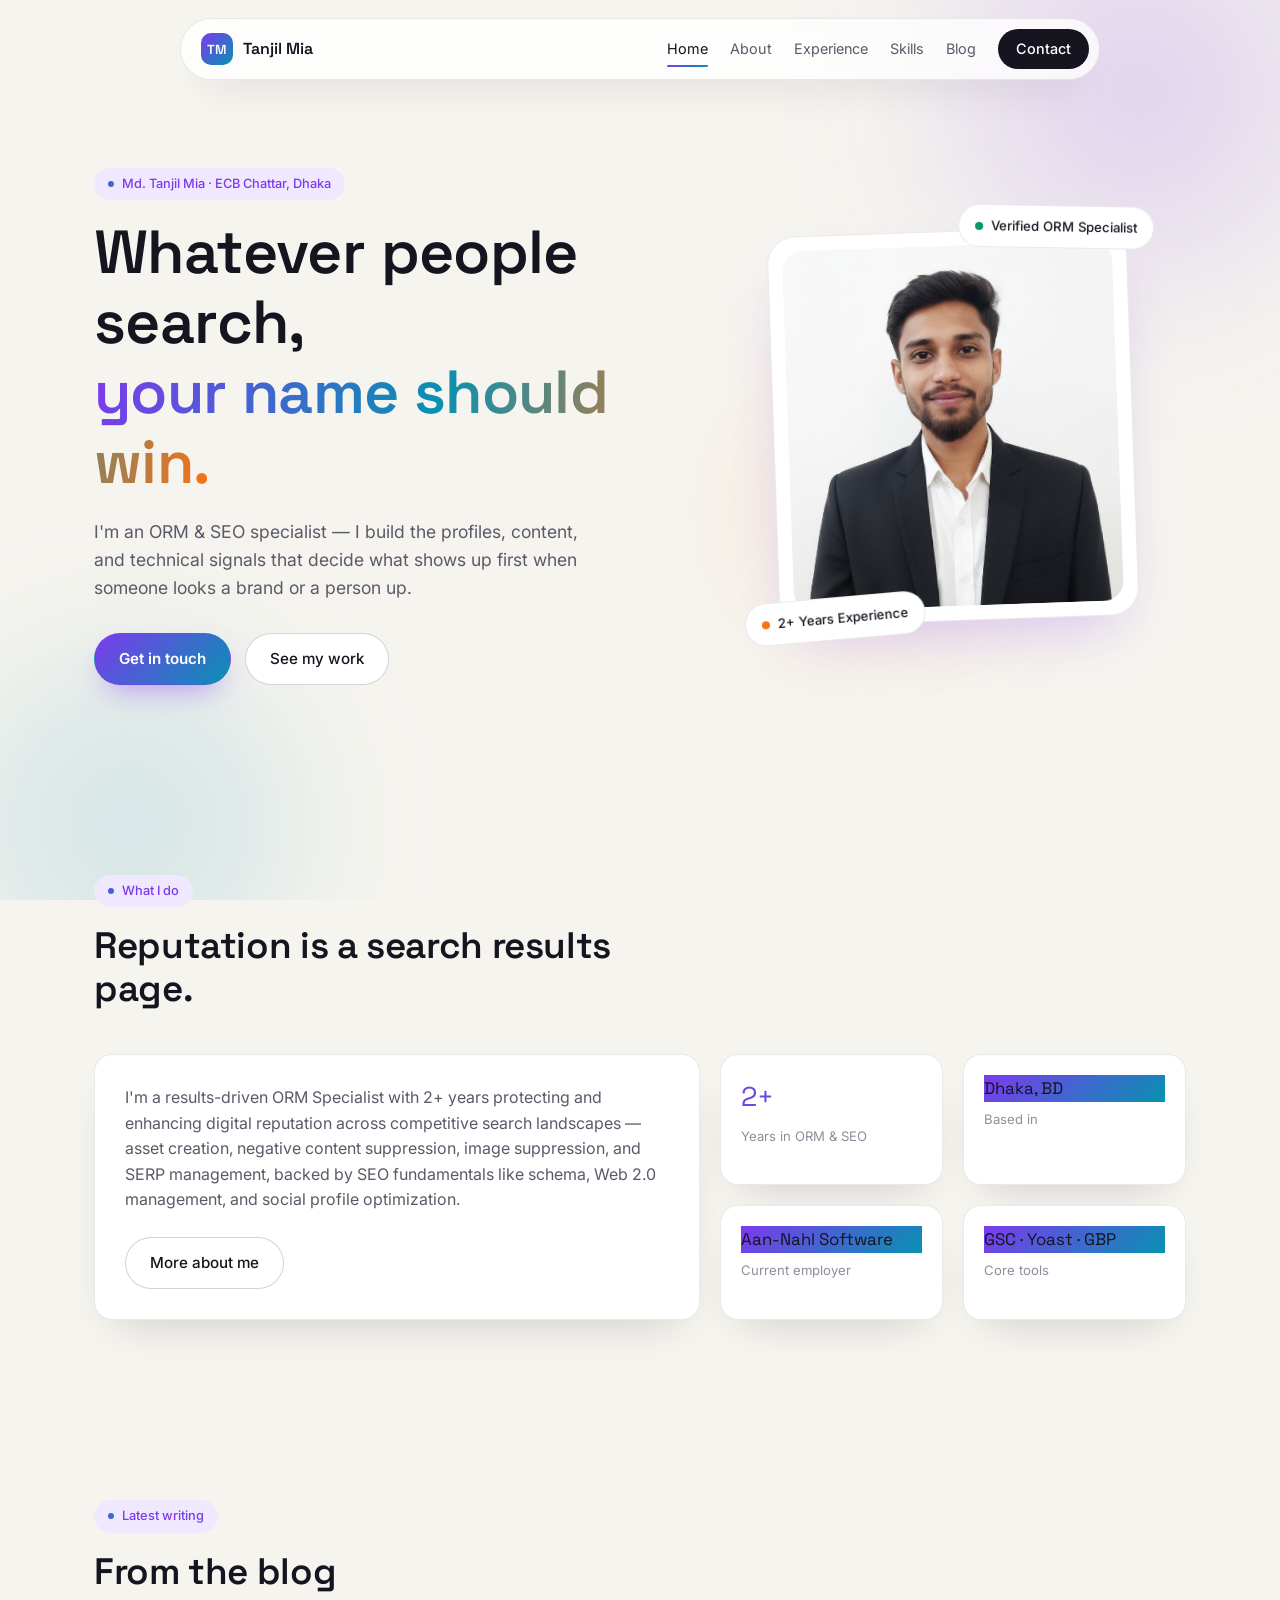
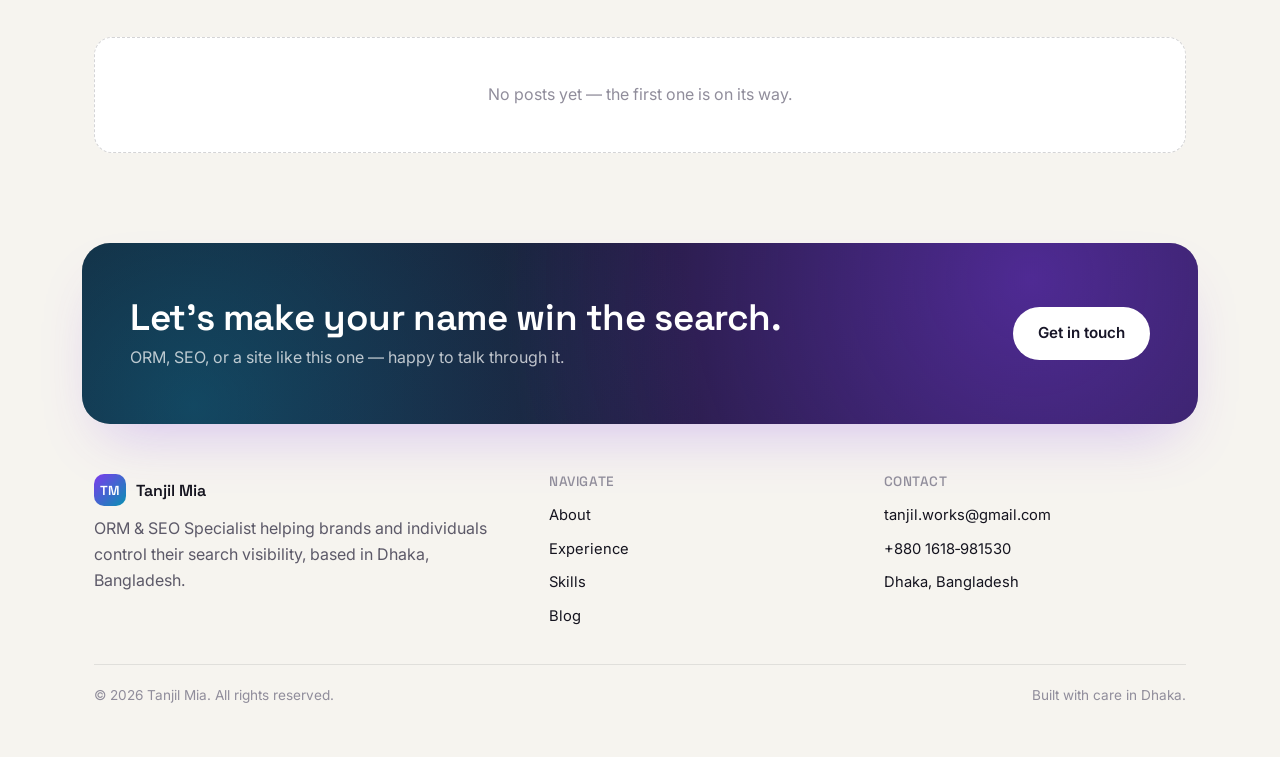
<file: index.html>
<!DOCTYPE html>
<html lang="en">
<head>
<meta charset="UTF-8">
<meta name="viewport" content="width=device-width, initial-scale=1">
<title>Tanjil Mia — Online Reputation &amp; SEO Specialist in Dhaka</title>
<meta name="description" content="Tanjil Mia is an Online Reputation Management (ORM) and SEO specialist based in Dhaka, Bangladesh, helping brands and individuals control what shows up first in search.">
<meta name="robots" content="index, follow">
<meta name="author" content="Md. Tanjil Mia">
<meta name="keywords" content="Tanjil Mia, Tanjil, ORM Specialist, SEO Specialist Dhaka, Online Reputation Management Bangladesh">
<link rel="canonical" href="https://tanjilmiabd.github.io/">

<!-- Open Graph -->
<meta property="og:type" content="profile">
<meta property="og:site_name" content="Tanjil Mia">
<meta property="og:locale" content="en_US">
<meta property="og:title" content="Tanjil Mia — Online Reputation & SEO Specialist">
<meta property="og:description" content="ORM &amp; SEO specialist in Dhaka, Bangladesh, helping brands and individuals control their search visibility.">
<meta property="og:url" content="https://tanjilmiabd.github.io/">
<meta property="og:image" content="https://tanjilmiabd.github.io/assets/og-cover.jpg">
<meta property="og:image:width" content="1200">
<meta property="og:image:height" content="630">
<meta property="profile:first_name" content="Tanjil">
<meta property="profile:last_name" content="Mia">

<!-- Twitter -->
<meta name="twitter:card" content="summary_large_image">
<meta name="twitter:title" content="Tanjil Mia — Online Reputation & SEO Specialist">
<meta name="twitter:description" content="ORM &amp; SEO specialist in Dhaka, Bangladesh, helping brands and individuals control their search visibility.">
<meta name="twitter:image" content="https://tanjilmiabd.github.io/assets/og-cover.jpg">

<!-- Icons / PWA -->
<link rel="icon" type="image/png" sizes="32x32" href="assets/favicon-32.png">
<link rel="apple-touch-icon" sizes="180x180" href="assets/apple-touch-icon.png">
<link rel="manifest" href="site.webmanifest">
<meta name="theme-color" content="#07070f">

<link rel="preconnect" href="https://fonts.googleapis.com">
<link rel="preconnect" href="https://fonts.gstatic.com" crossorigin>
<link href="https://fonts.googleapis.com/css2?family=Space+Grotesk:wght@500;600;700&family=Inter:wght@400;500;600&display=swap" rel="stylesheet">
<link rel="stylesheet" href="css/style.css">
<script type="application/ld+json">
{
  "@context": "https://schema.org",
  "@graph": [
    {
      "@type": "Person",
      "@id": "https://tanjilmiabd.github.io/#person",
      "name": "Md. Tanjil Mia",
      "alternateName": "Tanjil Mia",
      "url": "https://tanjilmiabd.github.io/",
      "image": "https://tanjilmiabd.github.io/assets/tanjil-mia.jpg",
      "jobTitle": "Online Reputation Management (ORM) & SEO Specialist",
      "email": "mailto:tanjil.works@gmail.com",
      "telephone": "+8801618981530",
      "address": {
        "@type": "PostalAddress",
        "addressLocality": "Dhaka",
        "addressRegion": "Dhaka Division",
        "addressCountry": "BD"
      },
      "worksFor": {
        "@type": "Organization",
        "name": "Aan-Nahl Software"
      },
      "knowsAbout": ["Online Reputation Management", "SEO", "Schema Markup", "Google Business Profile", "Content Optimization"],
      "sameAs": []
    },
    {
      "@type": "WebSite",
      "@id": "https://tanjilmiabd.github.io/#website",
      "url": "https://tanjilmiabd.github.io/",
      "name": "Tanjil Mia",
      "publisher": { "@id": "https://tanjilmiabd.github.io/#person" },
      "inLanguage": "en"
    },
    {
      "@type": "ProfilePage",
      "@id": "https://tanjilmiabd.github.io/#profilepage",
      "url": "https://tanjilmiabd.github.io/",
      "about": { "@id": "https://tanjilmiabd.github.io/#person" },
      "inLanguage": "en"
    }
  ]
}
</script>
</head>
<body>
<div class="scroll-progress" id="scrollProgress"></div>
<div class="bg-aurora" aria-hidden="true"><span class="b1"></span><span class="b2"></span><span class="b3"></span></div>
<div class="cursor-glow" id="cursorGlow" aria-hidden="true"></div>

<nav class="nav">
  <div class="wrap">
    <a href="index.html" class="brand"><span class="brand-mark">TM</span> Tanjil Mia</a>
    <div class="nav-links">
      <a href="index.html" class="active">Home</a>
      <a href="about.html">About</a>
      <a href="experience.html">Experience</a>
      <a href="skills.html">Skills</a>
      <a href="blog.html">Blog</a>
      <a href="contact.html" class="nav-cta">Contact</a>
    </div>
    <button class="nav-toggle" aria-label="Menu">☰</button>
  </div>
</nav>

<header class="hero">
  <div class="wrap">
    <div>
      <div class="eyebrow hero-enter d1">Md. Tanjil Mia · ECB Chattar, Dhaka</div>
      <h1 class="hero-enter d2">Whatever people search,<br><span class="grad-text">your name should win.</span></h1>
      <p class="lede hero-enter d3">I'm an ORM &amp; SEO specialist — I build the profiles, content, and technical signals that decide what shows up first when someone looks a brand or a person up.</p>
      <div class="cta-row hero-enter d4">
        <a href="contact.html" class="btn btn-primary">Get in touch</a>
        <a href="experience.html" class="btn btn-ghost">See my work</a>
      </div>
    </div>

    <div class="hero-visual hero-enter d3">
      <div class="hero-photo-card tilt-card">
        <span class="radar-ring"></span>
        <span class="radar-ring r2"></span>
        <img src="assets/tanjil-mia.jpg" width="360" height="360" alt="Tanjil Mia, ORM and SEO Specialist, headshot photo" fetchpriority="high">
        <div class="float-badge verified"><span class="dot"></span> Verified ORM Specialist</div>
        <div class="float-badge years"><span class="dot"></span> 2+ Years Experience</div>
      </div>
    </div>
  </div>
</header>

<section>
  <div class="wrap">
    <div class="section-head reveal">
      <div class="eyebrow">What I do</div>
      <h2>Reputation is a search results page.</h2>
    </div>
    <div class="bento-about">
      <div class="bento-card reveal tilt-card">
        <p style="max-width:none;">I'm a results-driven ORM Specialist with 2+ years protecting and enhancing digital reputation across competitive search landscapes — asset creation, negative content suppression, image suppression, and SERP management, backed by SEO fundamentals like schema, Web 2.0 management, and social profile optimization.</p>
        <a href="about.html" class="btn btn-ghost" style="margin-top:8px;">More about me</a>
      </div>
      <div class="bento-stats">
        <div class="stat-chip reveal tilt-card"><span class="num" data-count="2" data-suffix="+">0</span><span class="label">Years in ORM &amp; SEO</span></div>
        <div class="stat-chip reveal tilt-card"><span class="num text">Dhaka, BD</span><span class="label">Based in</span></div>
        <div class="stat-chip reveal tilt-card"><span class="num text">Aan-Nahl Software</span><span class="label">Current employer</span></div>
        <div class="stat-chip reveal tilt-card"><span class="num text">GSC · Yoast · GBP</span><span class="label">Core tools</span></div>
      </div>
    </div>
  </div>
</section>

<section>
  <div class="wrap">
    <div class="section-head reveal">
      <div class="eyebrow">Latest writing</div>
      <h2>From the blog</h2>
    </div>
    <div id="home-posts" class="post-grid">
      <div class="empty-state">Loading recent posts…</div>
    </div>
  </div>
</section>

<div class="cta-band reveal">
  <div>
    <h2>Let's make your name win the search.</h2>
    <p>ORM, SEO, or a site like this one — happy to talk through it.</p>
  </div>
  <a href="contact.html" class="btn btn-primary">Get in touch</a>
</div>

<footer>
  <div class="wrap">
    <div class="footer-grid">
      <div>
        <div class="brand" style="margin-bottom:10px;"><span class="brand-mark">TM</span> Tanjil Mia</div>
        <p style="margin:0;">ORM &amp; SEO Specialist helping brands and individuals control their search visibility, based in Dhaka, Bangladesh.</p>
      </div>
      <div>
        <h4>Navigate</h4>
        <div class="f-links">
          <a href="about.html">About</a>
          <a href="experience.html">Experience</a>
          <a href="skills.html">Skills</a>
          <a href="blog.html">Blog</a>
        </div>
      </div>
      <div>
        <h4>Contact</h4>
        <div class="f-links">
          <a href="mailto:tanjil.works@gmail.com">tanjil.works@gmail.com</a>
          <a href="tel:+8801618981530">+880 1618‑981530</a>
          <span>Dhaka, Bangladesh</span>
        </div>
      </div>
    </div>
    <div class="footer-bottom">
      <span>© <span id="year"></span> Tanjil Mia. All rights reserved.</span>
      <span>Built with care in Dhaka.</span>
    </div>
  </div>
</footer>

<script src="js/main.js"></script>
<script src="js/reveal.js"></script>
<script>
  document.getElementById("year").textContent = new Date().getFullYear();
  fetch("posts/index.json").then(r => r.json()).then(posts => {
    const el = document.getElementById("home-posts");
    if (!posts.length) { el.innerHTML = '<div class="empty-state">No posts yet — the first one is on its way.</div>'; return; }
    el.innerHTML = posts.slice(0, 3).map(p => `
      <div class="post-card reveal tilt-card">
        <div class="pdate">${p.date}</div>
        <div>
          <h3><a href="post.html?slug=${encodeURIComponent(p.slug)}">${p.title}</a></h3>
          <p>${p.excerpt || ""}</p>
        </div>
      </div>`).join("");
    if (window.initReveal) window.initReveal();
  }).catch(() => {
    document.getElementById("home-posts").innerHTML = '<div class="empty-state">No posts yet — the first one is on its way.</div>';
  });
</script>
</body>
</html>
</file>
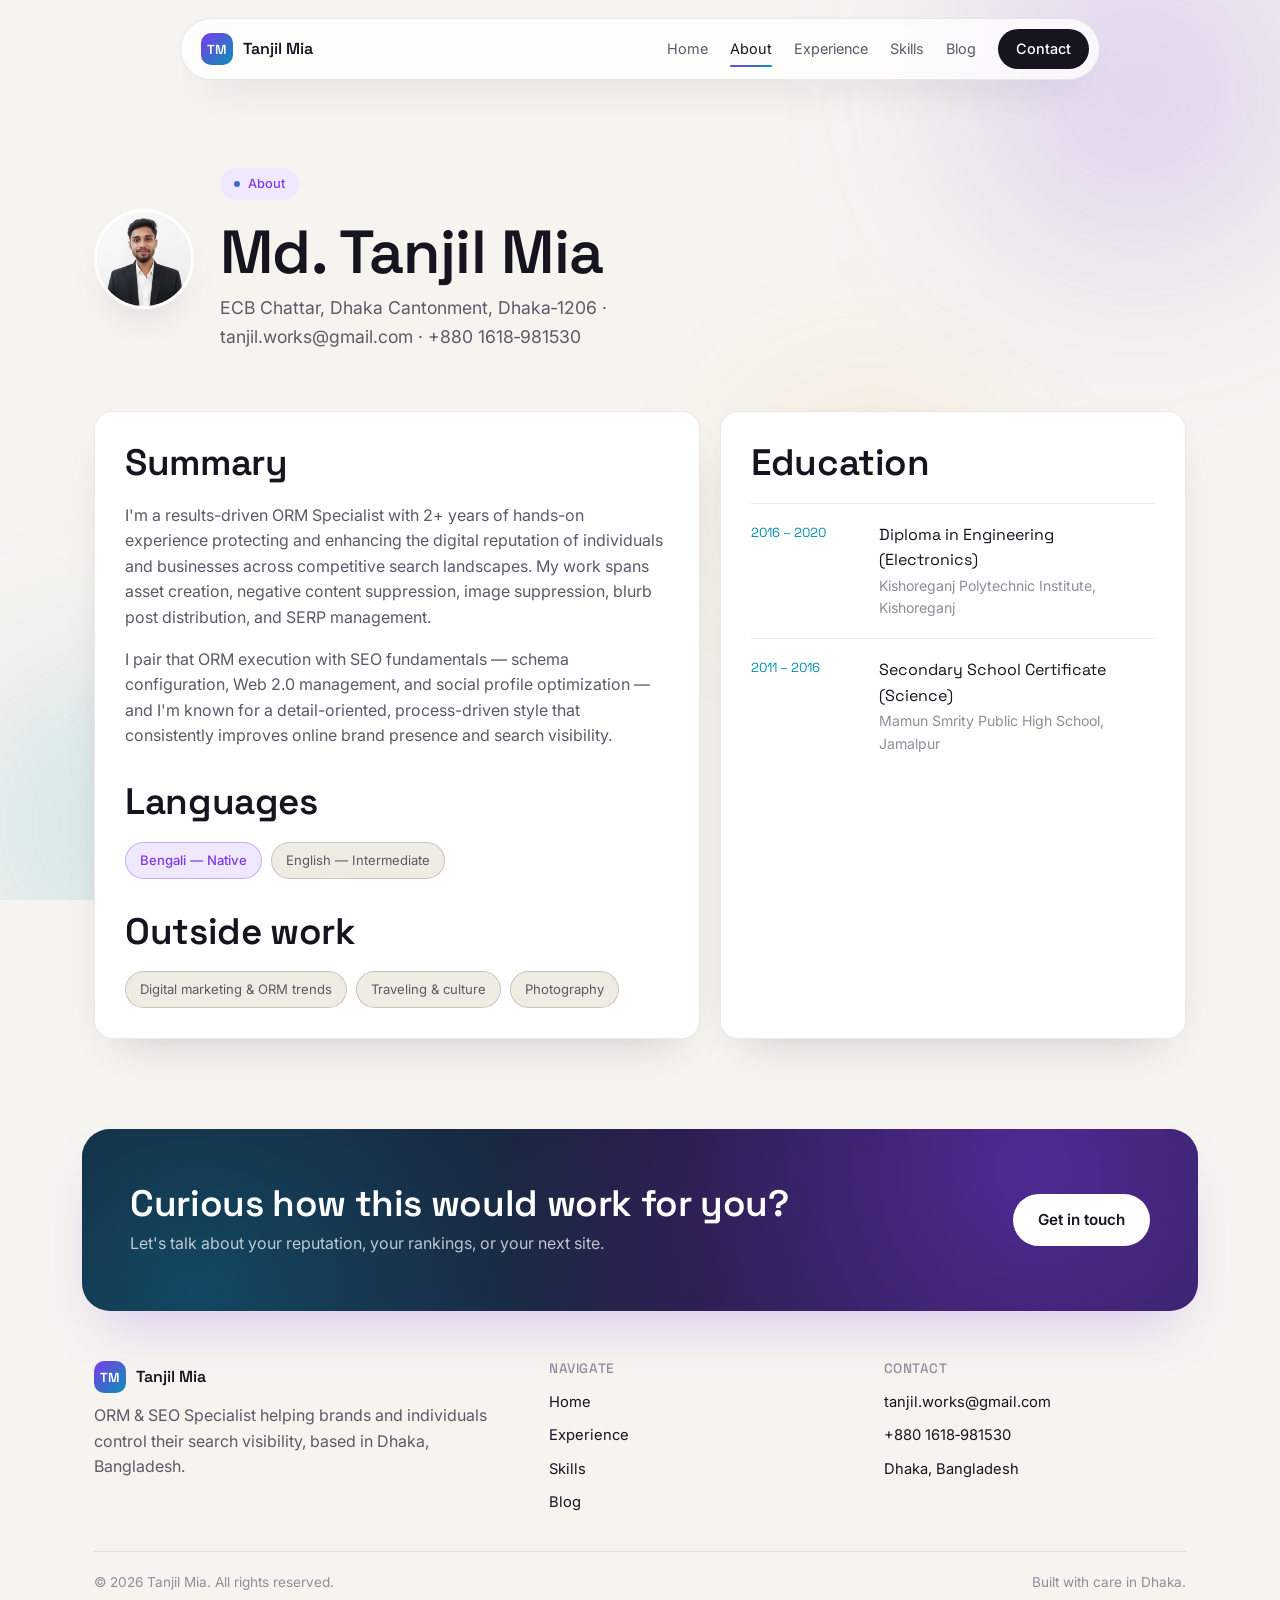
<file: about.html>
<!DOCTYPE html>
<html lang="en">
<head>
<meta charset="UTF-8">
<meta name="viewport" content="width=device-width, initial-scale=1">
<title>About Tanjil Mia — ORM &amp; SEO Specialist, Dhaka</title>
<meta name="description" content="About Md. Tanjil Mia — ORM Specialist and SEO strategist based in Dhaka, Bangladesh. Background, education, and languages.">
<meta name="robots" content="index, follow">
<meta name="author" content="Md. Tanjil Mia">
<link rel="canonical" href="https://tanjilmiabd.github.io/about.html">
<meta property="og:type" content="profile">
<meta property="og:site_name" content="Tanjil Mia">
<meta property="og:title" content="About Tanjil Mia — ORM & SEO Specialist">
<meta property="og:description" content="Background, education, and languages of Tanjil Mia, ORM &amp; SEO Specialist in Dhaka.">
<meta property="og:url" content="https://tanjilmiabd.github.io/about.html">
<meta property="og:image" content="https://tanjilmiabd.github.io/assets/og-cover.jpg">
<meta name="twitter:card" content="summary_large_image">
<meta name="twitter:image" content="https://tanjilmiabd.github.io/assets/og-cover.jpg">
<link rel="icon" type="image/png" sizes="32x32" href="assets/favicon-32.png">
<link rel="apple-touch-icon" sizes="180x180" href="assets/apple-touch-icon.png">
<link rel="manifest" href="site.webmanifest">
<meta name="theme-color" content="#07070f">
<script type="application/ld+json">
{
  "@context": "https://schema.org",
  "@type": "BreadcrumbList",
  "itemListElement": [
    {"@type": "ListItem", "position": 1, "name": "Home", "item": "https://tanjilmiabd.github.io/"},
    {"@type": "ListItem", "position": 2, "name": "About", "item": "https://tanjilmiabd.github.io/about.html"}
  ]
}
</script>
<link rel="preconnect" href="https://fonts.googleapis.com">
<link rel="preconnect" href="https://fonts.gstatic.com" crossorigin>
<link href="https://fonts.googleapis.com/css2?family=Space+Grotesk:wght@500;600;700&family=Inter:wght@400;500;600&display=swap" rel="stylesheet">
<link rel="stylesheet" href="css/style.css">
</head>
<body>
<div class="scroll-progress" id="scrollProgress"></div>
<div class="bg-aurora" aria-hidden="true"><span class="b1"></span><span class="b2"></span><span class="b3"></span></div>
<div class="cursor-glow" id="cursorGlow" aria-hidden="true"></div>

<nav class="nav">
  <div class="wrap">
    <a href="index.html" class="brand"><span class="brand-mark">TM</span> Tanjil Mia</a>
    <div class="nav-links">
      <a href="index.html">Home</a>
      <a href="about.html" class="active">About</a>
      <a href="experience.html">Experience</a>
      <a href="skills.html">Skills</a>
      <a href="blog.html">Blog</a>
      <a href="contact.html" class="nav-cta">Contact</a>
    </div>
    <button class="nav-toggle" aria-label="Menu">☰</button>
  </div>
</nav>

<header class="hero" style="padding-bottom:40px;">
  <div class="wrap" style="display:flex; align-items:center; gap:26px; flex-wrap:wrap;">
    <img src="assets/tanjil-mia-320.jpg" width="100" height="100" alt="Tanjil Mia, ORM and SEO Specialist" style="border-radius:50%; border:3px solid #fff; box-shadow:var(--shadow-card); object-fit:cover;" loading="lazy">
    <div class="hero-enter d1">
      <div class="eyebrow">About</div>
      <h1 style="margin-bottom:6px;">Md. Tanjil Mia</h1>
      <p class="lede" style="margin:0;">ECB Chattar, Dhaka Cantonment, Dhaka‑1206 · tanjil.works@gmail.com · +880 1618‑981530</p>
    </div>
  </div>
</header>

<section style="padding-top:20px;">
  <div class="wrap bento-about">
    <div class="bento-card reveal tilt-card">
      <h2>Summary</h2>
      <p style="max-width:none;">I'm a results-driven ORM Specialist with 2+ years of hands-on experience protecting and enhancing the digital reputation of individuals and businesses across competitive search landscapes. My work spans asset creation, negative content suppression, image suppression, blurb post distribution, and SERP management.</p>
      <p style="max-width:none;">I pair that ORM execution with SEO fundamentals — schema configuration, Web 2.0 management, and social profile optimization — and I'm known for a detail-oriented, process-driven style that consistently improves online brand presence and search visibility.</p>

      <h2 style="margin-top:32px;">Languages</h2>
      <div class="pill-row">
        <span class="pill core">Bengali — Native</span>
        <span class="pill">English — Intermediate</span>
      </div>

      <h2 style="margin-top:32px;">Outside work</h2>
      <div class="pill-row">
        <span class="pill">Digital marketing &amp; ORM trends</span>
        <span class="pill">Traveling &amp; culture</span>
        <span class="pill">Photography</span>
      </div>
    </div>

    <div class="bento-card reveal tilt-card">
      <h2>Education</h2>
      <div class="edu-row">
        <div class="edu-date">2016 – 2020</div>
        <div>
          <div class="edu-role">Diploma in Engineering (Electronics)</div>
          <div class="edu-org">Kishoreganj Polytechnic Institute, Kishoreganj</div>
        </div>
      </div>
      <div class="edu-row">
        <div class="edu-date">2011 – 2016</div>
        <div>
          <div class="edu-role">Secondary School Certificate (Science)</div>
          <div class="edu-org">Mamun Smrity Public High School, Jamalpur</div>
        </div>
      </div>
    </div>
  </div>
</section>

<div class="cta-band reveal">
  <div>
    <h2>Curious how this would work for you?</h2>
    <p>Let's talk about your reputation, your rankings, or your next site.</p>
  </div>
  <a href="contact.html" class="btn btn-primary">Get in touch</a>
</div>

<footer>
  <div class="wrap">
    <div class="footer-grid">
      <div>
        <div class="brand" style="margin-bottom:10px;"><span class="brand-mark">TM</span> Tanjil Mia</div>
        <p style="margin:0;">ORM &amp; SEO Specialist helping brands and individuals control their search visibility, based in Dhaka, Bangladesh.</p>
      </div>
      <div>
        <h4>Navigate</h4>
        <div class="f-links">
          <a href="index.html">Home</a>
          <a href="experience.html">Experience</a>
          <a href="skills.html">Skills</a>
          <a href="blog.html">Blog</a>
        </div>
      </div>
      <div>
        <h4>Contact</h4>
        <div class="f-links">
          <a href="mailto:tanjil.works@gmail.com">tanjil.works@gmail.com</a>
          <a href="tel:+8801618981530">+880 1618‑981530</a>
          <span>Dhaka, Bangladesh</span>
        </div>
      </div>
    </div>
    <div class="footer-bottom">
      <span>© <span id="year"></span> Tanjil Mia. All rights reserved.</span>
      <span>Built with care in Dhaka.</span>
    </div>
  </div>
</footer>

<script src="js/main.js"></script>
<script src="js/reveal.js"></script>
<script>document.getElementById("year").textContent = new Date().getFullYear();</script>
</body>
</html>
</file>
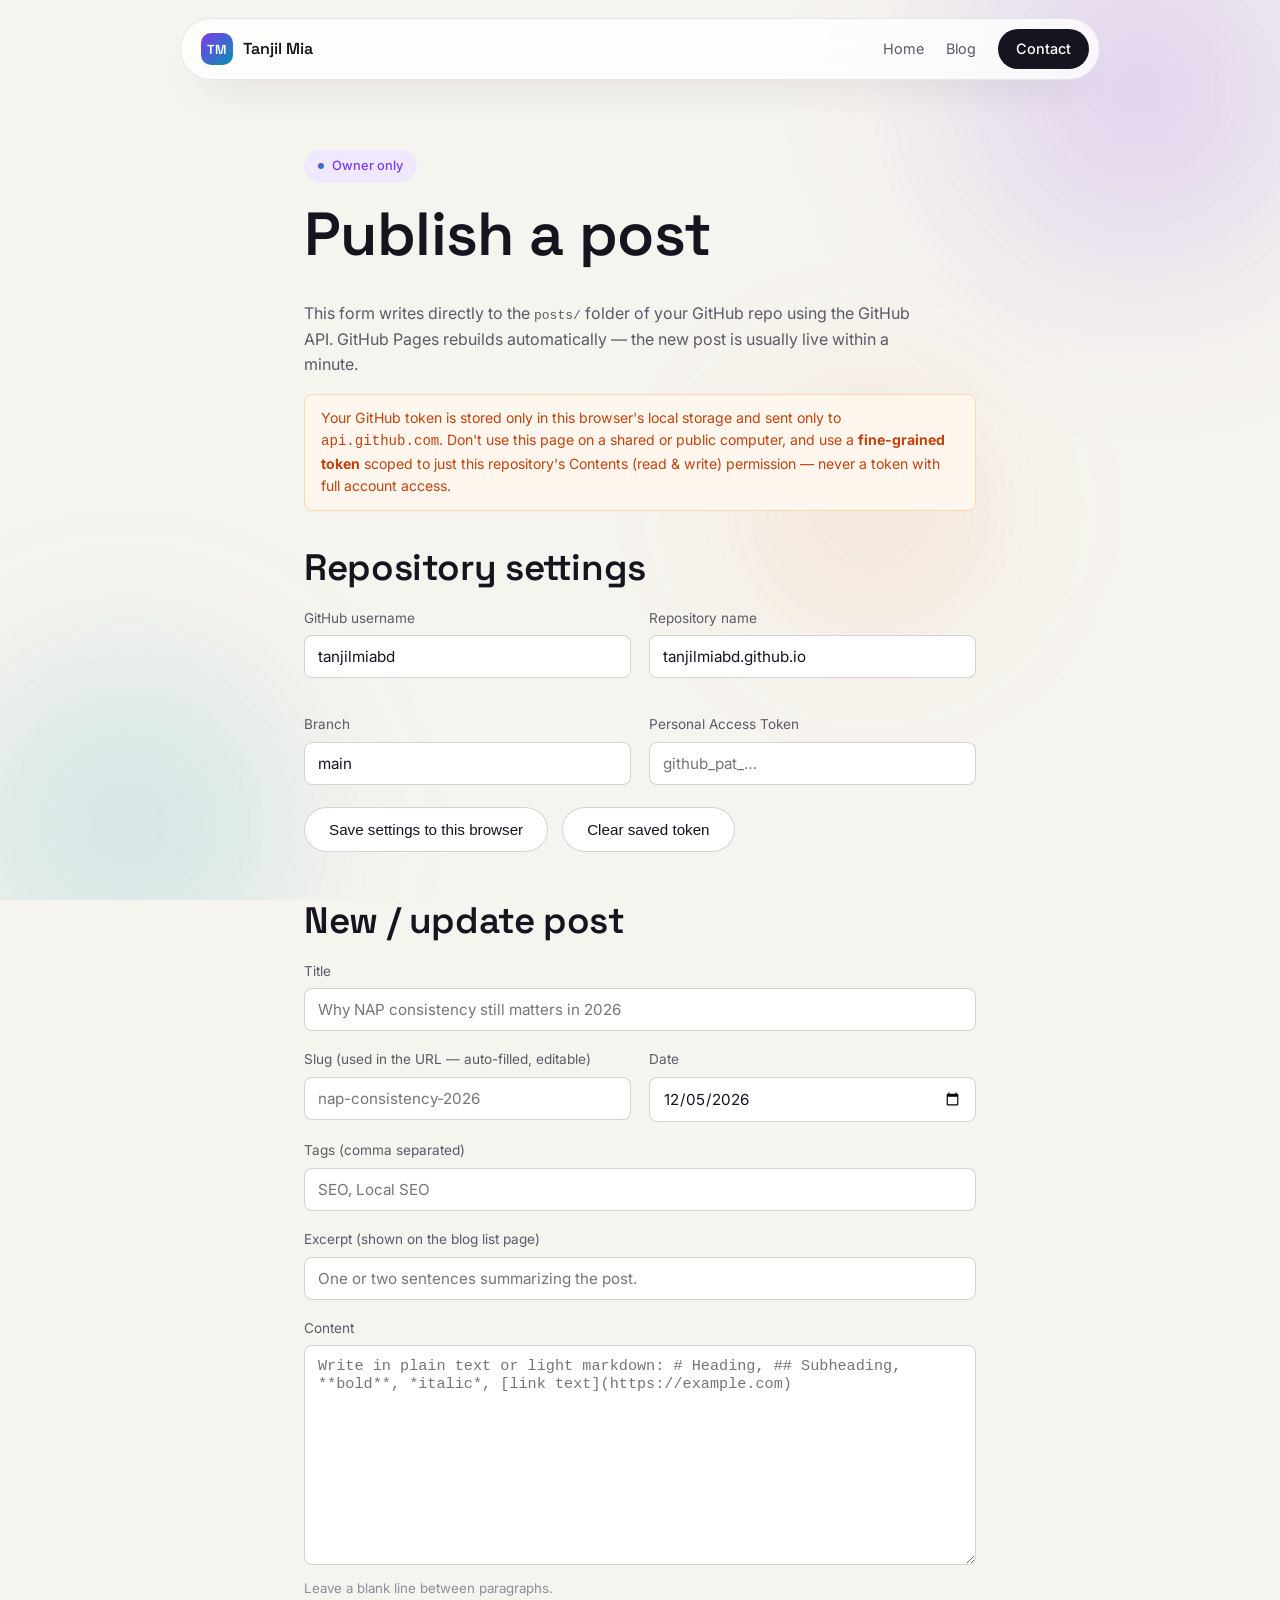
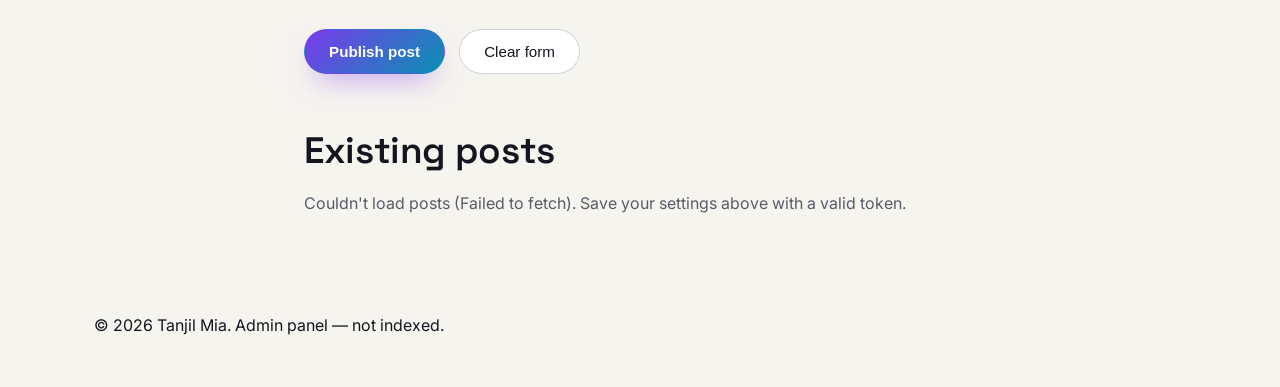
<file: admin.html>
<!DOCTYPE html>
<html lang="en">
<head>
<meta charset="UTF-8">
<meta name="viewport" content="width=device-width, initial-scale=1">
<meta name="robots" content="noindex, nofollow">
<title>Admin — Tanjil Mia</title>
<link rel="icon" type="image/png" sizes="32x32" href="assets/favicon-32.png">
<link rel="apple-touch-icon" sizes="180x180" href="assets/apple-touch-icon.png">
<meta name="theme-color" content="#07070f">
<link rel="preconnect" href="https://fonts.googleapis.com">
<link rel="preconnect" href="https://fonts.gstatic.com" crossorigin>
<link href="https://fonts.googleapis.com/css2?family=Space+Grotesk:wght@500;600;700&family=Inter:wght@400;500;600&display=swap" rel="stylesheet">
<link rel="stylesheet" href="css/style.css">
</head>
<body>
<div class="scroll-progress" id="scrollProgress"></div>
<div class="bg-aurora" aria-hidden="true"><span class="b1"></span><span class="b2"></span><span class="b3"></span></div>
<div class="cursor-glow" id="cursorGlow" aria-hidden="true"></div>

<nav class="nav">
  <div class="wrap">
    <a href="index.html" class="brand"><span class="brand-mark">TM</span> Tanjil Mia</a>
    <div class="nav-links">
      <a href="index.html">Home</a>
      <a href="blog.html">Blog</a>
      <a href="contact.html" class="nav-cta">Contact</a>
    </div>
    <button class="nav-toggle" aria-label="Menu">☰</button>
  </div>
</nav>

<section class="admin-shell" style="border-top:none;">
  <div class="wrap" style="max-width:720px;">
    <div class="eyebrow">Owner only</div>
    <h1>Publish a post</h1>
    <p class="lede">This form writes directly to the <code>posts/</code> folder of your GitHub repo using the GitHub API. GitHub Pages rebuilds automatically — the new post is usually live within a minute.</p>

    <div class="notice warn">
      Your GitHub token is stored only in this browser's local storage and sent only to <code>api.github.com</code>. Don't use this page on a shared or public computer, and use a <strong>fine-grained token</strong> scoped to just this repository's Contents (read &amp; write) permission — never a token with full account access.
    </div>

    <h2 style="margin-top:36px;">Repository settings</h2>
    <div class="admin-grid">
      <div class="field">
        <label for="cfg-owner">GitHub username</label>
        <input id="cfg-owner" placeholder="tanjilmiabd">
      </div>
      <div class="field">
        <label for="cfg-repo">Repository name</label>
        <input id="cfg-repo" placeholder="tanjilmiabd.github.io">
      </div>
      <div class="field">
        <label for="cfg-branch">Branch</label>
        <input id="cfg-branch" placeholder="main">
      </div>
      <div class="field">
        <label for="cfg-token">Personal Access Token</label>
        <input id="cfg-token" type="password" placeholder="github_pat_…">
      </div>
    </div>
    <div class="cta-row" style="margin-top:4px;">
      <button class="btn btn-ghost" id="save-settings">Save settings to this browser</button>
      <button class="btn btn-ghost" id="clear-settings">Clear saved token</button>
    </div>
    <div id="settings-notice"></div>

    <h2 style="margin-top:48px;">New / update post</h2>
    <div class="field">
      <label for="p-title">Title</label>
      <input id="p-title" placeholder="Why NAP consistency still matters in 2026">
    </div>
    <div class="admin-grid">
      <div class="field">
        <label for="p-slug">Slug (used in the URL — auto-filled, editable)</label>
        <input id="p-slug" placeholder="nap-consistency-2026">
      </div>
      <div class="field">
        <label for="p-date">Date</label>
        <input id="p-date" type="date">
      </div>
    </div>
    <div class="field">
      <label for="p-tags">Tags (comma separated)</label>
      <input id="p-tags" placeholder="SEO, Local SEO">
    </div>
    <div class="field">
      <label for="p-excerpt">Excerpt (shown on the blog list page)</label>
      <input id="p-excerpt" placeholder="One or two sentences summarizing the post.">
    </div>
    <div class="field">
      <label for="p-content">Content</label>
      <textarea id="p-content" placeholder="Write in plain text or light markdown: # Heading, ## Subheading, **bold**, *italic*, [link text](https://example.com)"></textarea>
      <small>Leave a blank line between paragraphs.</small>
    </div>

    <div class="cta-row">
      <button class="btn btn-primary" id="publish-btn">Publish post</button>
      <button class="btn btn-ghost" id="clear-form">Clear form</button>
    </div>
    <div id="publish-notice"></div>

    <h2 style="margin-top:56px;">Existing posts</h2>
    <div id="existing-posts"><p>Loading…</p></div>
  </div>
</section>

<footer>
  <div class="wrap" style="display:flex; justify-content:space-between; width:100%; flex-wrap:wrap; gap:10px;">
    <span>© <span id="year"></span> Tanjil Mia. Admin panel — not indexed.</span>
  </div>
</footer>

<script src="js/main.js"></script>
<script src="js/reveal.js"></script>
<script src="js/admin.js"></script>
<script>document.getElementById("year").textContent = new Date().getFullYear();</script>
</body>
</html>
</file>
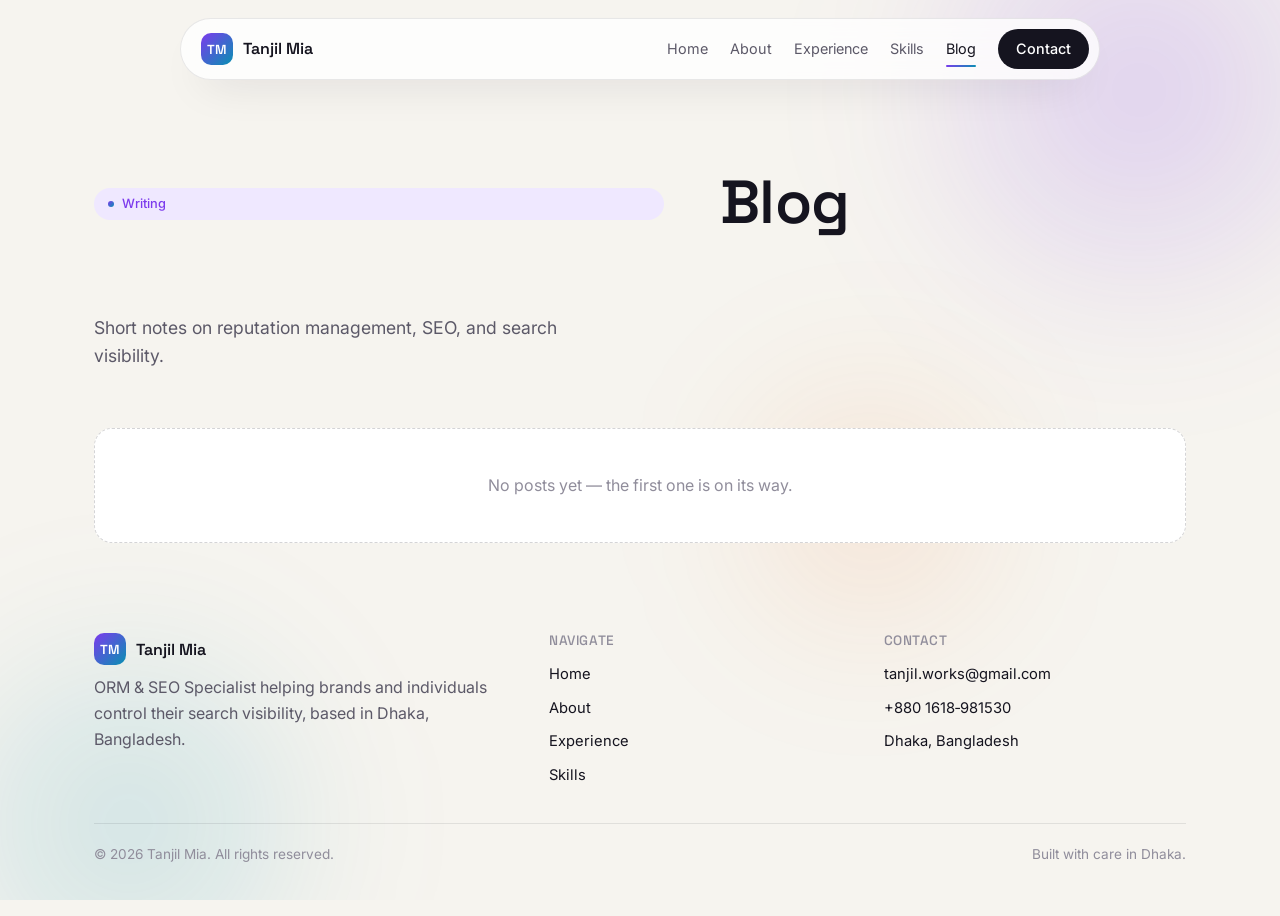
<file: blog.html>
<!DOCTYPE html>
<html lang="en">
<head>
<meta charset="UTF-8">
<meta name="viewport" content="width=device-width, initial-scale=1">
<title>Blog — Tanjil Mia, ORM &amp; SEO Specialist</title>
<meta name="description" content="Notes on ORM, SEO, and search visibility by Tanjil Mia.">
<meta name="robots" content="index, follow">
<meta name="author" content="Md. Tanjil Mia">
<link rel="canonical" href="https://tanjilmiabd.github.io/blog.html">
<meta property="og:type" content="website">
<meta property="og:site_name" content="Tanjil Mia">
<meta property="og:title" content="Blog — Tanjil Mia">
<meta property="og:description" content="Notes on ORM, SEO, and search visibility by Tanjil Mia.">
<meta property="og:url" content="https://tanjilmiabd.github.io/blog.html">
<meta property="og:image" content="https://tanjilmiabd.github.io/assets/og-cover.jpg">
<meta name="twitter:card" content="summary_large_image">
<meta name="twitter:image" content="https://tanjilmiabd.github.io/assets/og-cover.jpg">
<link rel="icon" type="image/png" sizes="32x32" href="assets/favicon-32.png">
<link rel="apple-touch-icon" sizes="180x180" href="assets/apple-touch-icon.png">
<link rel="manifest" href="site.webmanifest">
<meta name="theme-color" content="#07070f">
<script type="application/ld+json">
{
  "@context": "https://schema.org",
  "@type": "Blog",
  "@id": "https://tanjilmiabd.github.io/blog.html",
  "name": "Tanjil Mia — Blog",
  "url": "https://tanjilmiabd.github.io/blog.html",
  "author": { "@type": "Person", "name": "Md. Tanjil Mia" }
}
</script>
<link rel="preconnect" href="https://fonts.googleapis.com">
<link rel="preconnect" href="https://fonts.gstatic.com" crossorigin>
<link href="https://fonts.googleapis.com/css2?family=Space+Grotesk:wght@500;600;700&family=Inter:wght@400;500;600&display=swap" rel="stylesheet">
<link rel="stylesheet" href="css/style.css">
</head>
<body>
<div class="scroll-progress" id="scrollProgress"></div>
<div class="bg-aurora" aria-hidden="true"><span class="b1"></span><span class="b2"></span><span class="b3"></span></div>
<div class="cursor-glow" id="cursorGlow" aria-hidden="true"></div>

<nav class="nav">
  <div class="wrap">
    <a href="index.html" class="brand"><span class="brand-mark">TM</span> Tanjil Mia</a>
    <div class="nav-links">
      <a href="index.html">Home</a>
      <a href="about.html">About</a>
      <a href="experience.html">Experience</a>
      <a href="skills.html">Skills</a>
      <a href="blog.html" class="active">Blog</a>
      <a href="contact.html" class="nav-cta">Contact</a>
    </div>
    <button class="nav-toggle" aria-label="Menu">☰</button>
  </div>
</nav>

<header class="hero" style="padding-bottom:30px;">
  <div class="wrap hero-enter d1">
    <div class="eyebrow">Writing</div>
    <h1>Blog</h1>
    <p class="lede">Short notes on reputation management, SEO, and search visibility.</p>
  </div>
</header>

<section style="padding-top:10px;">
  <div class="wrap">
    <div id="post-list" class="post-grid">
      <div class="empty-state">Loading posts…</div>
    </div>
  </div>
</section>

<footer>
  <div class="wrap">
    <div class="footer-grid">
      <div>
        <div class="brand" style="margin-bottom:10px;"><span class="brand-mark">TM</span> Tanjil Mia</div>
        <p style="margin:0;">ORM &amp; SEO Specialist helping brands and individuals control their search visibility, based in Dhaka, Bangladesh.</p>
      </div>
      <div>
        <h4>Navigate</h4>
        <div class="f-links">
          <a href="index.html">Home</a>
          <a href="about.html">About</a>
          <a href="experience.html">Experience</a>
          <a href="skills.html">Skills</a>
        </div>
      </div>
      <div>
        <h4>Contact</h4>
        <div class="f-links">
          <a href="mailto:tanjil.works@gmail.com">tanjil.works@gmail.com</a>
          <a href="tel:+8801618981530">+880 1618‑981530</a>
          <span>Dhaka, Bangladesh</span>
        </div>
      </div>
    </div>
    <div class="footer-bottom">
      <span>© <span id="year"></span> Tanjil Mia. All rights reserved.</span>
      <span>Built with care in Dhaka.</span>
    </div>
  </div>
</footer>

<script src="js/main.js"></script>
<script src="js/reveal.js"></script>
<script src="js/blog.js"></script>
<script>document.getElementById("year").textContent = new Date().getFullYear();</script>
</body>
</html>
</file>
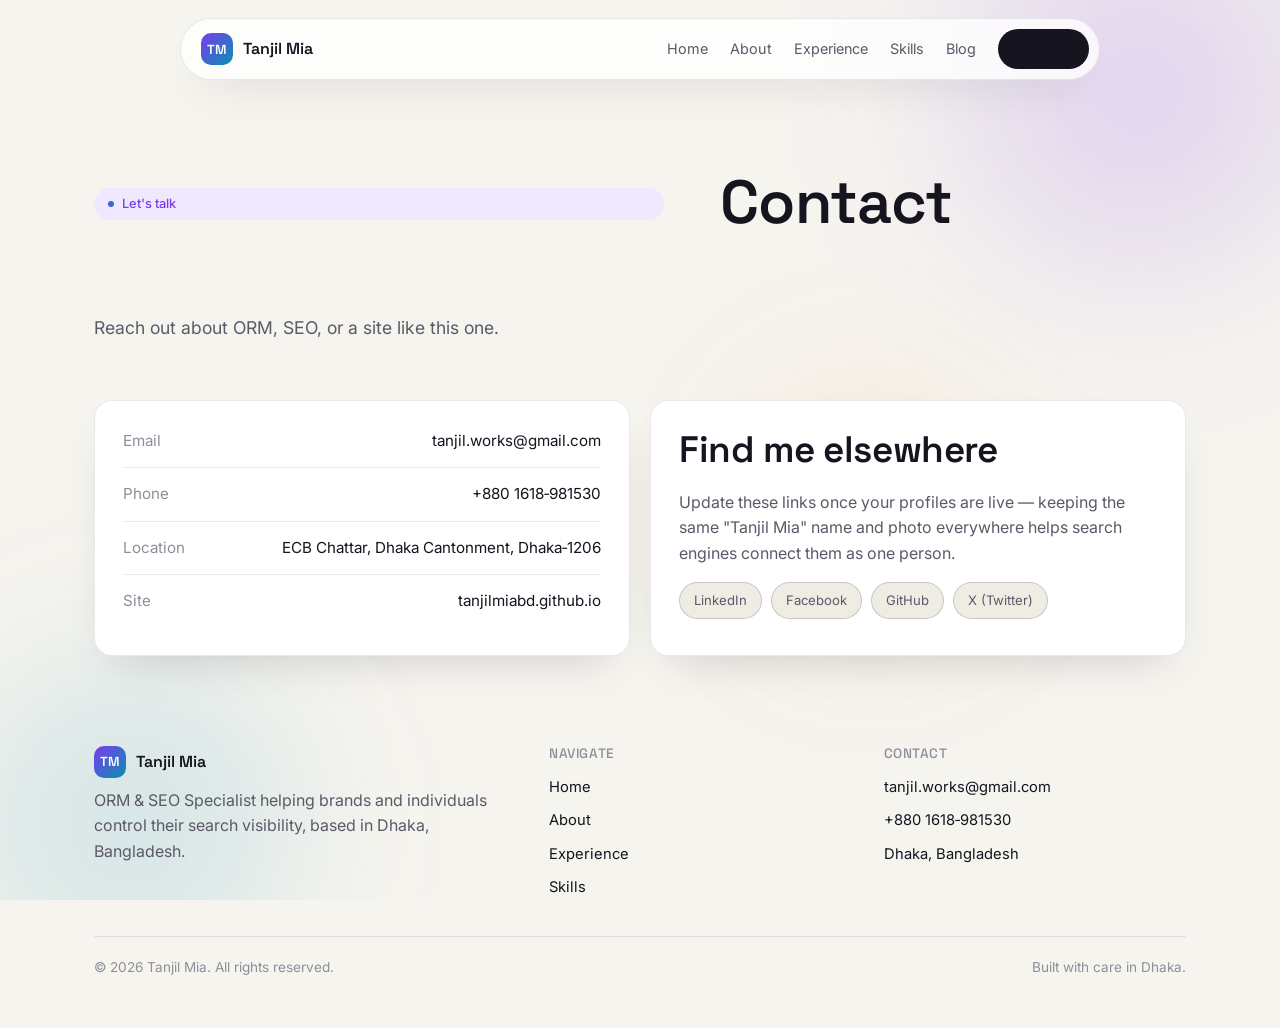
<file: contact.html>
<!DOCTYPE html>
<html lang="en">
<head>
<meta charset="UTF-8">
<meta name="viewport" content="width=device-width, initial-scale=1">
<title>Contact Tanjil Mia — ORM &amp; SEO Specialist, Dhaka</title>
<meta name="description" content="Get in touch with Tanjil Mia, ORM & SEO Specialist in Dhaka, Bangladesh — email, phone, and social profiles.">
<meta name="robots" content="index, follow">
<meta name="author" content="Md. Tanjil Mia">
<link rel="canonical" href="https://tanjilmiabd.github.io/contact.html">
<meta property="og:type" content="profile">
<meta property="og:site_name" content="Tanjil Mia">
<meta property="og:title" content="Contact Tanjil Mia">
<meta property="og:description" content="Get in touch with Tanjil Mia, ORM & SEO Specialist in Dhaka, Bangladesh.">
<meta property="og:url" content="https://tanjilmiabd.github.io/contact.html">
<meta property="og:image" content="https://tanjilmiabd.github.io/assets/og-cover.jpg">
<meta name="twitter:card" content="summary_large_image">
<meta name="twitter:image" content="https://tanjilmiabd.github.io/assets/og-cover.jpg">
<link rel="icon" type="image/png" sizes="32x32" href="assets/favicon-32.png">
<link rel="apple-touch-icon" sizes="180x180" href="assets/apple-touch-icon.png">
<link rel="manifest" href="site.webmanifest">
<meta name="theme-color" content="#07070f">
<script type="application/ld+json">
{
  "@context": "https://schema.org",
  "@type": "BreadcrumbList",
  "itemListElement": [
    {"@type": "ListItem", "position": 1, "name": "Home", "item": "https://tanjilmiabd.github.io/"},
    {"@type": "ListItem", "position": 2, "name": "Contact", "item": "https://tanjilmiabd.github.io/contact.html"}
  ]
}
</script>
<link rel="preconnect" href="https://fonts.googleapis.com">
<link rel="preconnect" href="https://fonts.gstatic.com" crossorigin>
<link href="https://fonts.googleapis.com/css2?family=Space+Grotesk:wght@500;600;700&family=Inter:wght@400;500;600&display=swap" rel="stylesheet">
<link rel="stylesheet" href="css/style.css">
</head>
<body>
<div class="scroll-progress" id="scrollProgress"></div>
<div class="bg-aurora" aria-hidden="true"><span class="b1"></span><span class="b2"></span><span class="b3"></span></div>
<div class="cursor-glow" id="cursorGlow" aria-hidden="true"></div>

<nav class="nav">
  <div class="wrap">
    <a href="index.html" class="brand"><span class="brand-mark">TM</span> Tanjil Mia</a>
    <div class="nav-links">
      <a href="index.html">Home</a>
      <a href="about.html">About</a>
      <a href="experience.html">Experience</a>
      <a href="skills.html">Skills</a>
      <a href="blog.html">Blog</a>
      <a href="contact.html" class="active nav-cta">Contact</a>
    </div>
    <button class="nav-toggle" aria-label="Menu">☰</button>
  </div>
</nav>

<header class="hero" style="padding-bottom:30px;">
  <div class="wrap hero-enter d1">
    <div class="eyebrow">Let's talk</div>
    <h1>Contact</h1>
    <p class="lede">Reach out about ORM, SEO, or a site like this one.</p>
  </div>
</header>

<section style="padding-top:10px;">
  <div class="wrap contact-grid">
    <div class="reveal tilt-card">
      <div class="contact-row"><span class="k">Email</span><a href="mailto:tanjil.works@gmail.com">tanjil.works@gmail.com</a></div>
      <div class="contact-row"><span class="k">Phone</span><a href="tel:+8801618981530">+880 1618‑981530</a></div>
      <div class="contact-row"><span class="k">Location</span><span>ECB Chattar, Dhaka Cantonment, Dhaka‑1206</span></div>
      <div class="contact-row"><span class="k">Site</span><a href="https://tanjilmiabd.github.io/" target="_blank" rel="noopener">tanjilmiabd.github.io</a></div>
    </div>
    <div class="reveal tilt-card">
      <h2>Find me elsewhere</h2>
      <p style="max-width:none;">Update these links once your profiles are live — keeping the same "Tanjil Mia" name and photo everywhere helps search engines connect them as one person.</p>
      <div class="pill-row">
        <a class="pill" href="#" target="_blank" rel="noopener">LinkedIn</a>
        <a class="pill" href="#" target="_blank" rel="noopener">Facebook</a>
        <a class="pill" href="#" target="_blank" rel="noopener">GitHub</a>
        <a class="pill" href="#" target="_blank" rel="noopener">X (Twitter)</a>
      </div>
    </div>
  </div>
</section>

<footer>
  <div class="wrap">
    <div class="footer-grid">
      <div>
        <div class="brand" style="margin-bottom:10px;"><span class="brand-mark">TM</span> Tanjil Mia</div>
        <p style="margin:0;">ORM &amp; SEO Specialist helping brands and individuals control their search visibility, based in Dhaka, Bangladesh.</p>
      </div>
      <div>
        <h4>Navigate</h4>
        <div class="f-links">
          <a href="index.html">Home</a>
          <a href="about.html">About</a>
          <a href="experience.html">Experience</a>
          <a href="skills.html">Skills</a>
        </div>
      </div>
      <div>
        <h4>Contact</h4>
        <div class="f-links">
          <a href="mailto:tanjil.works@gmail.com">tanjil.works@gmail.com</a>
          <a href="tel:+8801618981530">+880 1618‑981530</a>
          <span>Dhaka, Bangladesh</span>
        </div>
      </div>
    </div>
    <div class="footer-bottom">
      <span>© <span id="year"></span> Tanjil Mia. All rights reserved.</span>
      <span>Built with care in Dhaka.</span>
    </div>
  </div>
</footer>

<script src="js/main.js"></script>
<script src="js/reveal.js"></script>
<script>document.getElementById("year").textContent = new Date().getFullYear();</script>
</body>
</html>
</file>
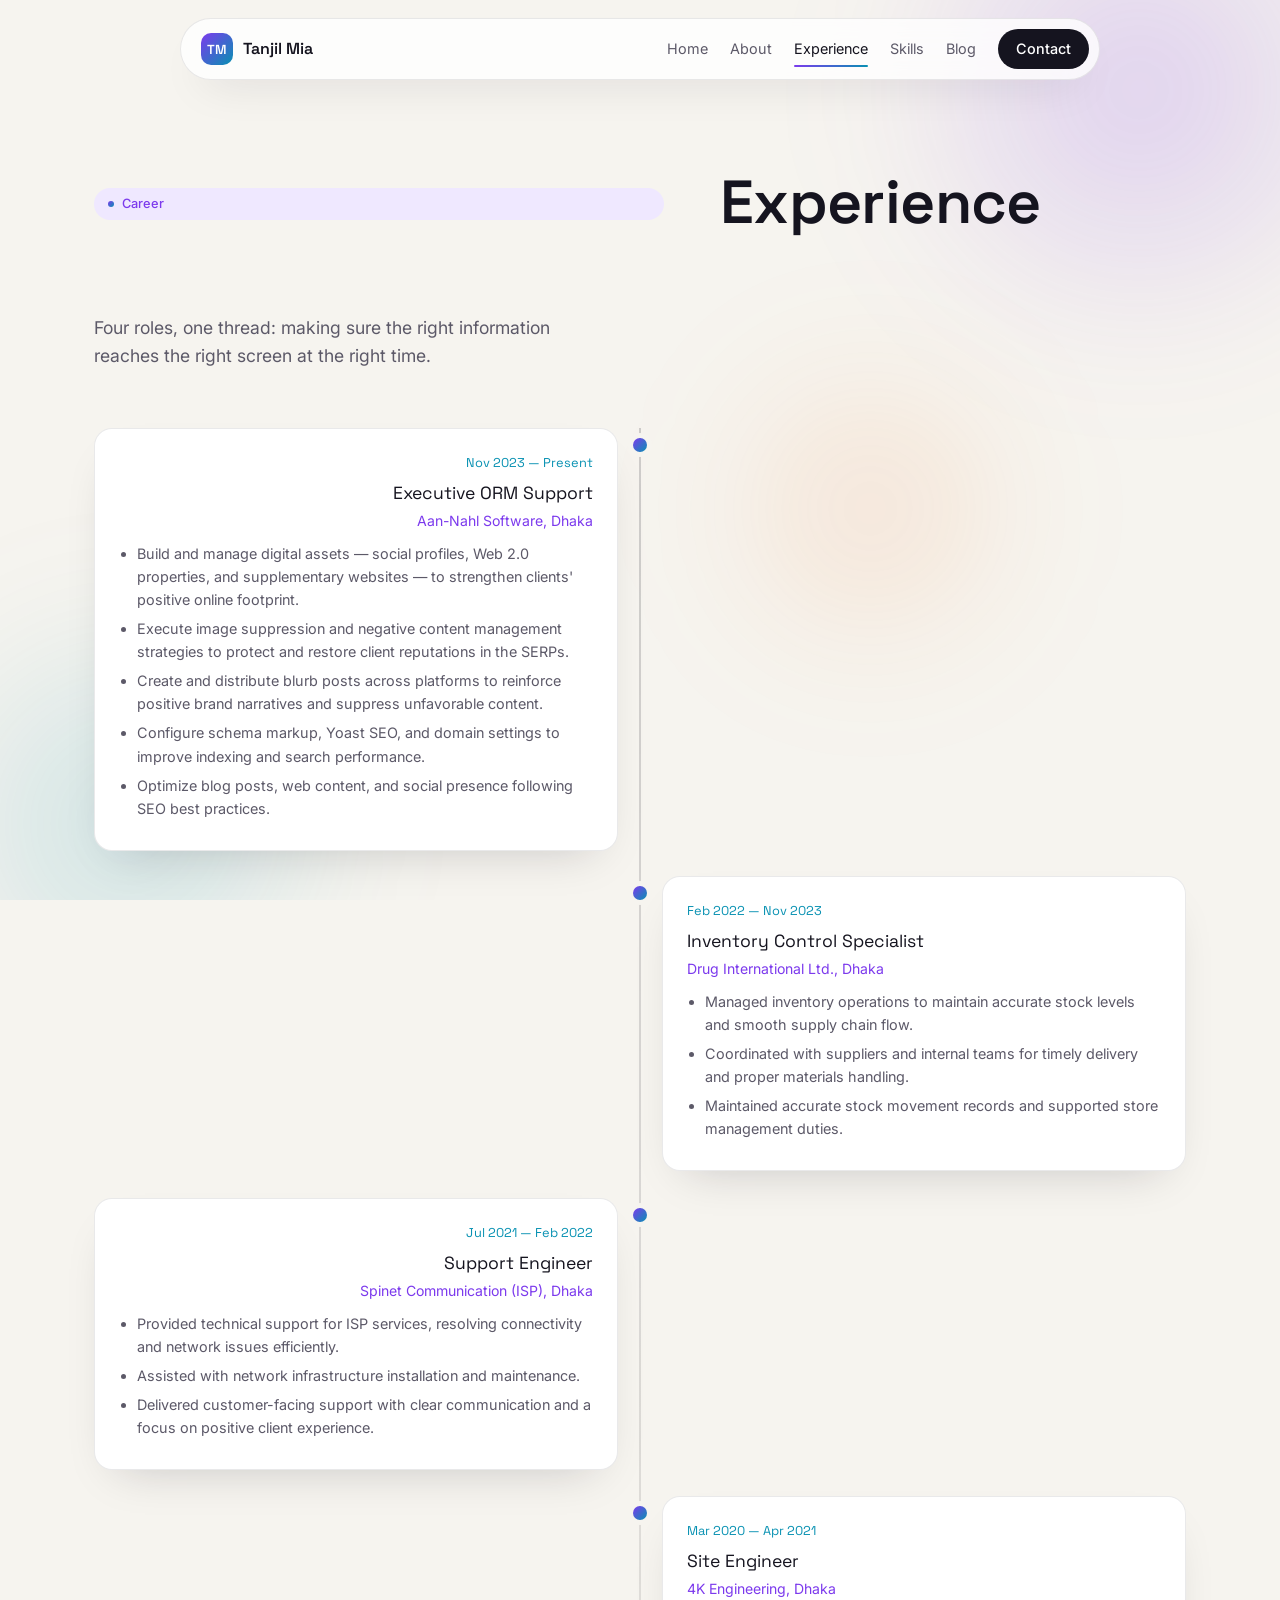
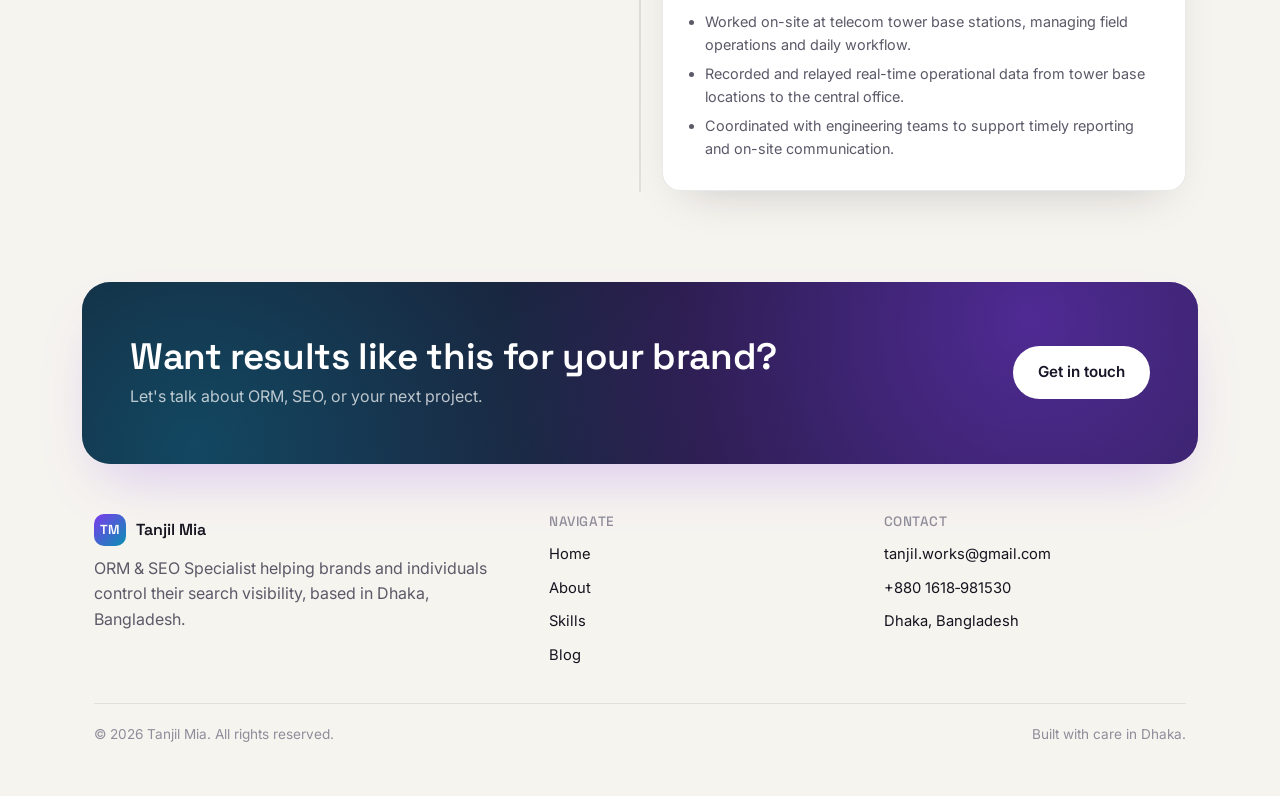
<file: experience.html>
<!DOCTYPE html>
<html lang="en">
<head>
<meta charset="UTF-8">
<meta name="viewport" content="width=device-width, initial-scale=1">
<title>Experience — Tanjil Mia, ORM &amp; SEO Specialist</title>
<meta name="description" content="Work history of Tanjil Mia across ORM, SEO, ISP support, and site engineering roles in Dhaka, Bangladesh.">
<meta name="robots" content="index, follow">
<meta name="author" content="Md. Tanjil Mia">
<link rel="canonical" href="https://tanjilmiabd.github.io/experience.html">
<meta property="og:type" content="profile">
<meta property="og:site_name" content="Tanjil Mia">
<meta property="og:title" content="Experience — Tanjil Mia">
<meta property="og:description" content="Work history of Tanjil Mia across ORM, SEO, ISP support, and site engineering roles.">
<meta property="og:url" content="https://tanjilmiabd.github.io/experience.html">
<meta property="og:image" content="https://tanjilmiabd.github.io/assets/og-cover.jpg">
<meta name="twitter:card" content="summary_large_image">
<meta name="twitter:image" content="https://tanjilmiabd.github.io/assets/og-cover.jpg">
<link rel="icon" type="image/png" sizes="32x32" href="assets/favicon-32.png">
<link rel="apple-touch-icon" sizes="180x180" href="assets/apple-touch-icon.png">
<link rel="manifest" href="site.webmanifest">
<meta name="theme-color" content="#07070f">
<script type="application/ld+json">
{
  "@context": "https://schema.org",
  "@type": "BreadcrumbList",
  "itemListElement": [
    {"@type": "ListItem", "position": 1, "name": "Home", "item": "https://tanjilmiabd.github.io/"},
    {"@type": "ListItem", "position": 2, "name": "Experience", "item": "https://tanjilmiabd.github.io/experience.html"}
  ]
}
</script>
<link rel="preconnect" href="https://fonts.googleapis.com">
<link rel="preconnect" href="https://fonts.gstatic.com" crossorigin>
<link href="https://fonts.googleapis.com/css2?family=Space+Grotesk:wght@500;600;700&family=Inter:wght@400;500;600&display=swap" rel="stylesheet">
<link rel="stylesheet" href="css/style.css">
</head>
<body>
<div class="scroll-progress" id="scrollProgress"></div>
<div class="bg-aurora" aria-hidden="true"><span class="b1"></span><span class="b2"></span><span class="b3"></span></div>
<div class="cursor-glow" id="cursorGlow" aria-hidden="true"></div>

<nav class="nav">
  <div class="wrap">
    <a href="index.html" class="brand"><span class="brand-mark">TM</span> Tanjil Mia</a>
    <div class="nav-links">
      <a href="index.html">Home</a>
      <a href="about.html">About</a>
      <a href="experience.html" class="active">Experience</a>
      <a href="skills.html">Skills</a>
      <a href="blog.html">Blog</a>
      <a href="contact.html" class="nav-cta">Contact</a>
    </div>
    <button class="nav-toggle" aria-label="Menu">☰</button>
  </div>
</nav>

<header class="hero" style="padding-bottom:30px;">
  <div class="wrap hero-enter d1">
    <div class="eyebrow">Career</div>
    <h1>Experience</h1>
    <p class="lede">Four roles, one thread: making sure the right information reaches the right screen at the right time.</p>
  </div>
</header>

<section style="padding-top:10px;">
  <div class="wrap">
    <div class="zigzag">

      <div class="zz-item">
        <div class="zz-card reveal tilt-card">
          <span class="zz-date">Nov 2023 — Present</span>
          <div class="zz-role">Executive ORM Support</div>
          <span class="zz-org">Aan-Nahl Software, Dhaka</span>
          <ul>
            <li>Build and manage digital assets — social profiles, Web 2.0 properties, and supplementary websites — to strengthen clients' positive online footprint.</li>
            <li>Execute image suppression and negative content management strategies to protect and restore client reputations in the SERPs.</li>
            <li>Create and distribute blurb posts across platforms to reinforce positive brand narratives and suppress unfavorable content.</li>
            <li>Configure schema markup, Yoast SEO, and domain settings to improve indexing and search performance.</li>
            <li>Optimize blog posts, web content, and social presence following SEO best practices.</li>
          </ul>
        </div>
        <div class="zz-dot"></div>
        <div class="zz-spacer"></div>
      </div>

      <div class="zz-item">
        <div class="zz-spacer"></div>
        <div class="zz-dot"></div>
        <div class="zz-card reveal tilt-card">
          <span class="zz-date">Feb 2022 — Nov 2023</span>
          <div class="zz-role">Inventory Control Specialist</div>
          <span class="zz-org">Drug International Ltd., Dhaka</span>
          <ul>
            <li>Managed inventory operations to maintain accurate stock levels and smooth supply chain flow.</li>
            <li>Coordinated with suppliers and internal teams for timely delivery and proper materials handling.</li>
            <li>Maintained accurate stock movement records and supported store management duties.</li>
          </ul>
        </div>
      </div>

      <div class="zz-item">
        <div class="zz-card reveal tilt-card">
          <span class="zz-date">Jul 2021 — Feb 2022</span>
          <div class="zz-role">Support Engineer</div>
          <span class="zz-org">Spinet Communication (ISP), Dhaka</span>
          <ul>
            <li>Provided technical support for ISP services, resolving connectivity and network issues efficiently.</li>
            <li>Assisted with network infrastructure installation and maintenance.</li>
            <li>Delivered customer-facing support with clear communication and a focus on positive client experience.</li>
          </ul>
        </div>
        <div class="zz-dot"></div>
        <div class="zz-spacer"></div>
      </div>

      <div class="zz-item">
        <div class="zz-spacer"></div>
        <div class="zz-dot"></div>
        <div class="zz-card reveal tilt-card">
          <span class="zz-date">Mar 2020 — Apr 2021</span>
          <div class="zz-role">Site Engineer</div>
          <span class="zz-org">4K Engineering, Dhaka</span>
          <ul>
            <li>Worked on-site at telecom tower base stations, managing field operations and daily workflow.</li>
            <li>Recorded and relayed real-time operational data from tower base locations to the central office.</li>
            <li>Coordinated with engineering teams to support timely reporting and on-site communication.</li>
          </ul>
        </div>
      </div>

    </div>
  </div>
</section>

<div class="cta-band reveal">
  <div>
    <h2>Want results like this for your brand?</h2>
    <p>Let's talk about ORM, SEO, or your next project.</p>
  </div>
  <a href="contact.html" class="btn btn-primary">Get in touch</a>
</div>

<footer>
  <div class="wrap">
    <div class="footer-grid">
      <div>
        <div class="brand" style="margin-bottom:10px;"><span class="brand-mark">TM</span> Tanjil Mia</div>
        <p style="margin:0;">ORM &amp; SEO Specialist helping brands and individuals control their search visibility, based in Dhaka, Bangladesh.</p>
      </div>
      <div>
        <h4>Navigate</h4>
        <div class="f-links">
          <a href="index.html">Home</a>
          <a href="about.html">About</a>
          <a href="skills.html">Skills</a>
          <a href="blog.html">Blog</a>
        </div>
      </div>
      <div>
        <h4>Contact</h4>
        <div class="f-links">
          <a href="mailto:tanjil.works@gmail.com">tanjil.works@gmail.com</a>
          <a href="tel:+8801618981530">+880 1618‑981530</a>
          <span>Dhaka, Bangladesh</span>
        </div>
      </div>
    </div>
    <div class="footer-bottom">
      <span>© <span id="year"></span> Tanjil Mia. All rights reserved.</span>
      <span>Built with care in Dhaka.</span>
    </div>
  </div>
</footer>

<script src="js/main.js"></script>
<script src="js/reveal.js"></script>
<script>document.getElementById("year").textContent = new Date().getFullYear();</script>
</body>
</html>
</file>
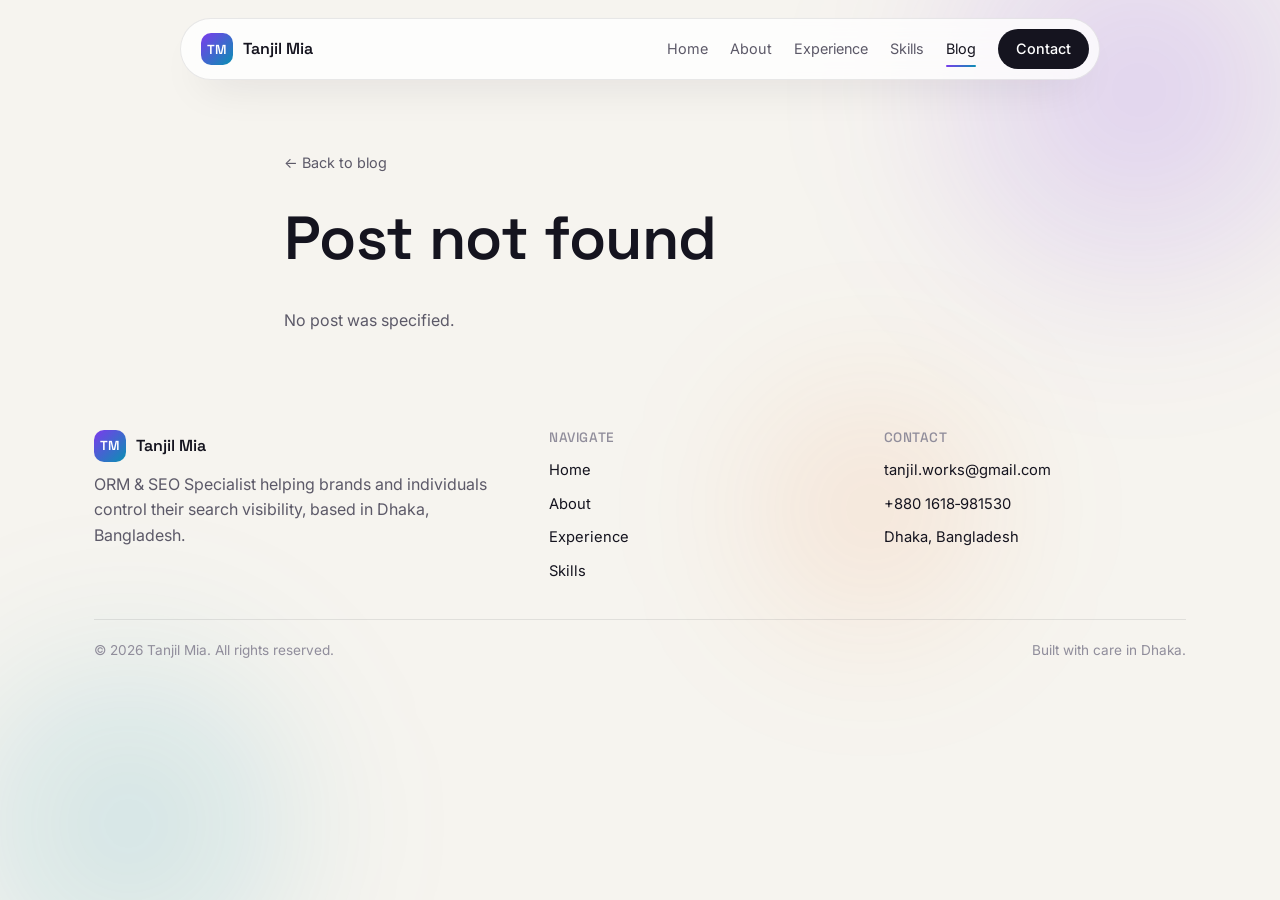
<file: post.html>
<!DOCTYPE html>
<html lang="en">
<head>
<meta charset="UTF-8">
<meta name="viewport" content="width=device-width, initial-scale=1">
<title id="page-title">Post — Tanjil Mia</title>
<meta id="page-desc" name="description" content="A post by Tanjil Mia.">
<meta name="robots" content="index, follow">
<meta name="author" content="Md. Tanjil Mia">
<link id="page-canonical" rel="canonical" href="https://tanjilmiabd.github.io/post.html">
<meta property="og:type" content="article">
<meta property="og:site_name" content="Tanjil Mia">
<meta id="og-title" property="og:title" content="Post — Tanjil Mia">
<meta id="og-desc" property="og:description" content="A post by Tanjil Mia.">
<meta id="og-url" property="og:url" content="https://tanjilmiabd.github.io/post.html">
<meta id="og-image" property="og:image" content="https://tanjilmiabd.github.io/assets/og-cover.jpg">
<meta name="twitter:card" content="summary_large_image">
<link rel="icon" type="image/png" sizes="32x32" href="assets/favicon-32.png">
<link rel="apple-touch-icon" sizes="180x180" href="assets/apple-touch-icon.png">
<link rel="manifest" href="site.webmanifest">
<meta name="theme-color" content="#07070f">
<link rel="preconnect" href="https://fonts.googleapis.com">
<link rel="preconnect" href="https://fonts.gstatic.com" crossorigin>
<link href="https://fonts.googleapis.com/css2?family=Space+Grotesk:wght@500;600;700&family=Inter:wght@400;500;600&display=swap" rel="stylesheet">
<link rel="stylesheet" href="css/style.css">
</head>
<body>
<div class="scroll-progress" id="scrollProgress"></div>
<div class="bg-aurora" aria-hidden="true"><span class="b1"></span><span class="b2"></span><span class="b3"></span></div>
<div class="cursor-glow" id="cursorGlow" aria-hidden="true"></div>

<nav class="nav">
  <div class="wrap">
    <a href="index.html" class="brand"><span class="brand-mark">TM</span> Tanjil Mia</a>
    <div class="nav-links">
      <a href="index.html">Home</a>
      <a href="about.html">About</a>
      <a href="experience.html">Experience</a>
      <a href="skills.html">Skills</a>
      <a href="blog.html" class="active">Blog</a>
      <a href="contact.html" class="nav-cta">Contact</a>
    </div>
    <button class="nav-toggle" aria-label="Menu">☰</button>
  </div>
</nav>

<section class="admin-shell" style="padding-top:150px;">
  <div class="wrap" style="max-width:760px;">
    <a href="blog.html" class="back-link">← Back to blog</a>
    <article class="reveal">
      <header class="post-header">
        <div class="pdate" id="post-date"></div>
        <h1 id="post-title">Loading…</h1>
      </header>
      <div class="post-body" id="post-body"></div>
    </article>
  </div>
</section>

<footer>
  <div class="wrap">
    <div class="footer-grid">
      <div>
        <div class="brand" style="margin-bottom:10px;"><span class="brand-mark">TM</span> Tanjil Mia</div>
        <p style="margin:0;">ORM &amp; SEO Specialist helping brands and individuals control their search visibility, based in Dhaka, Bangladesh.</p>
      </div>
      <div>
        <h4>Navigate</h4>
        <div class="f-links">
          <a href="index.html">Home</a>
          <a href="about.html">About</a>
          <a href="experience.html">Experience</a>
          <a href="skills.html">Skills</a>
        </div>
      </div>
      <div>
        <h4>Contact</h4>
        <div class="f-links">
          <a href="mailto:tanjil.works@gmail.com">tanjil.works@gmail.com</a>
          <a href="tel:+8801618981530">+880 1618‑981530</a>
          <span>Dhaka, Bangladesh</span>
        </div>
      </div>
    </div>
    <div class="footer-bottom">
      <span>© <span id="year"></span> Tanjil Mia. All rights reserved.</span>
      <span>Built with care in Dhaka.</span>
    </div>
  </div>
</footer>

<script src="js/main.js"></script>
<script src="js/reveal.js"></script>
<script src="js/post.js"></script>
<script>document.getElementById("year").textContent = new Date().getFullYear();</script>
</body>
</html>
</file>
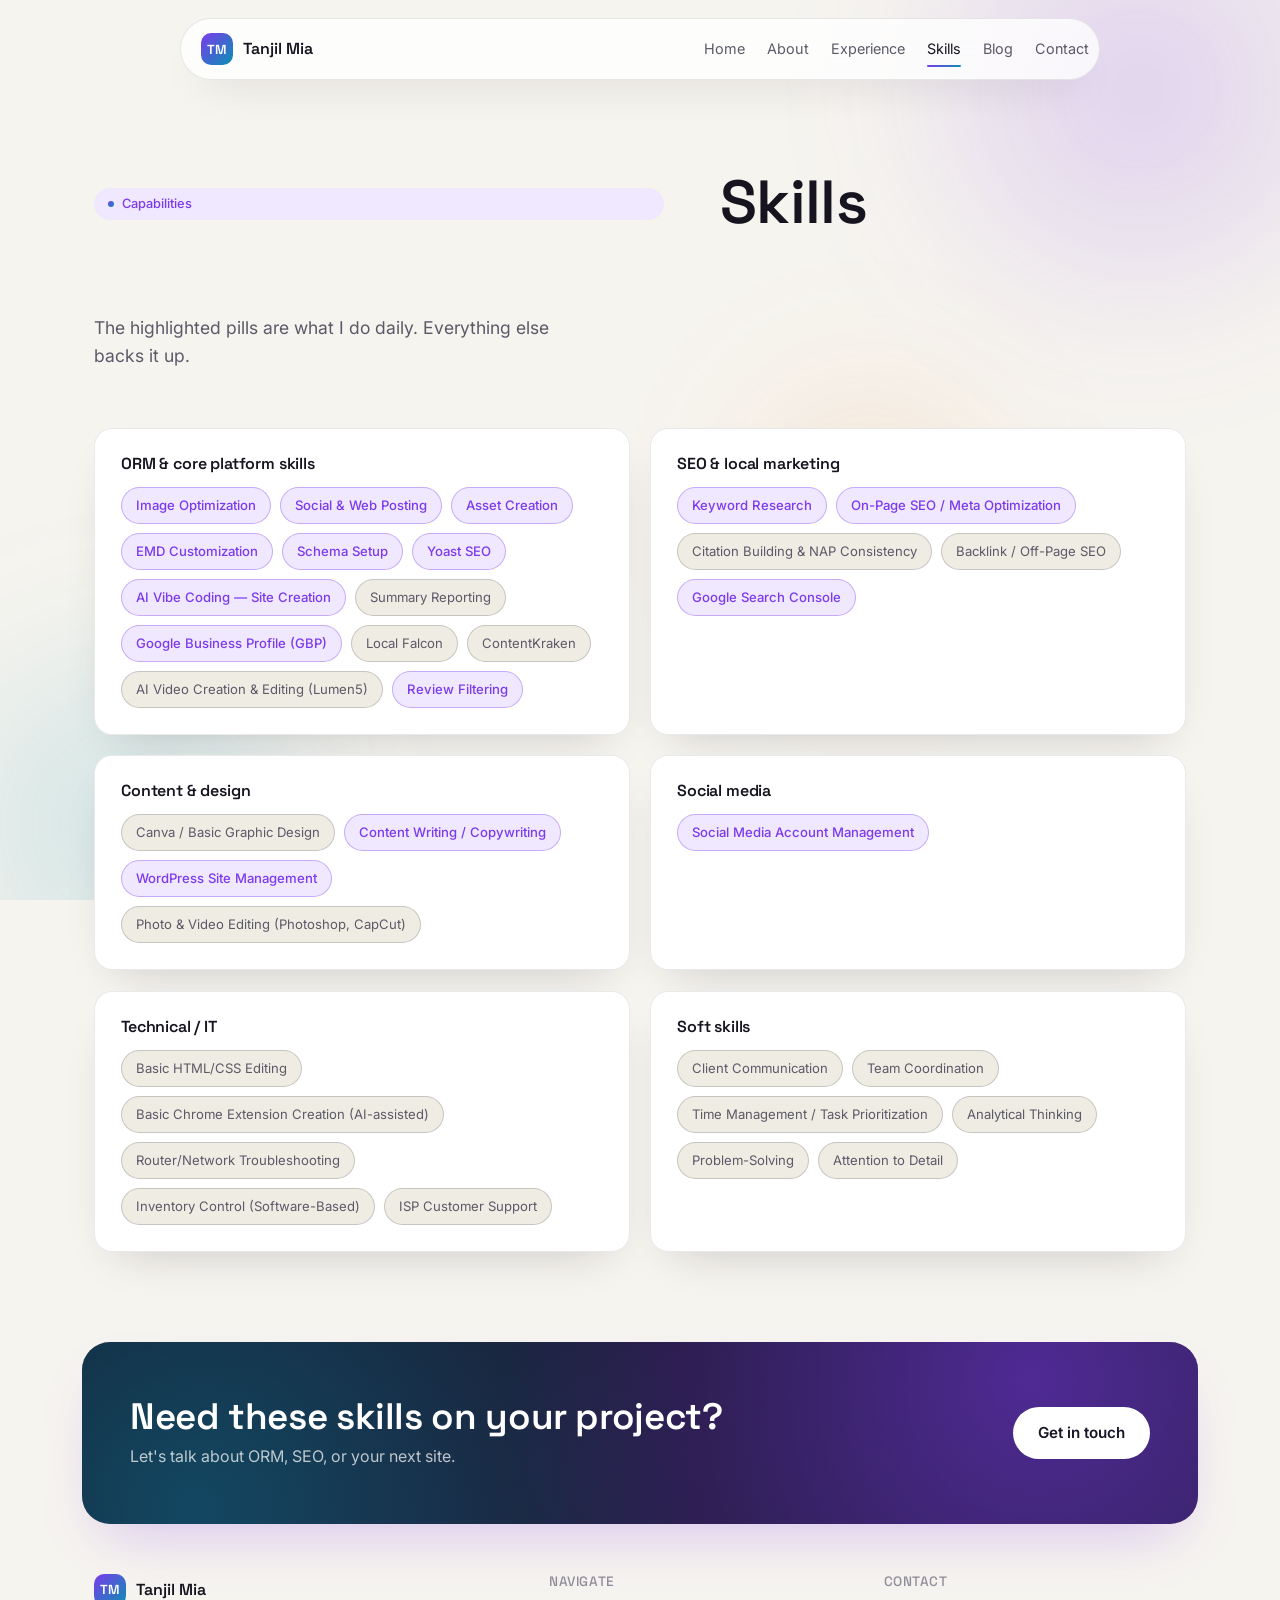
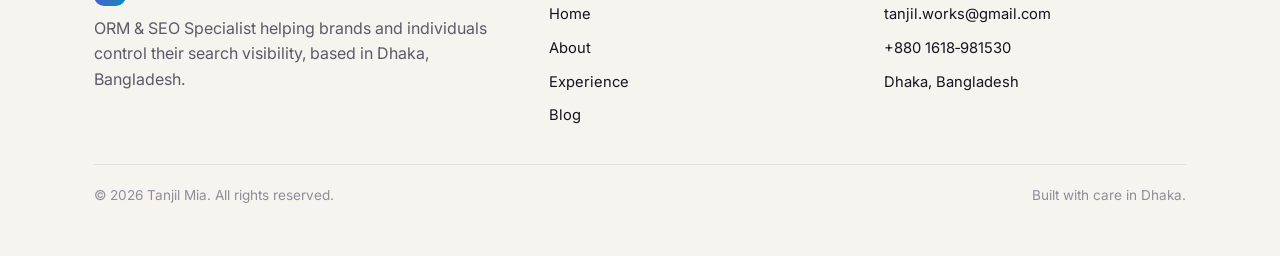
<file: skills.html>
<!DOCTYPE html>
<html lang="en">
<head>
<meta charset="UTF-8">
<meta name="viewport" content="width=device-width, initial-scale=1">
<title>Skills — Tanjil Mia, ORM &amp; SEO Specialist</title>
<meta name="description" content="ORM, SEO, content, and technical skills of Tanjil Mia, including schema markup, Yoast SEO, Google Business Profile, and reputation management.">
<meta name="robots" content="index, follow">
<meta name="author" content="Md. Tanjil Mia">
<link rel="canonical" href="https://tanjilmiabd.github.io/skills.html">
<meta property="og:type" content="profile">
<meta property="og:site_name" content="Tanjil Mia">
<meta property="og:title" content="Skills — Tanjil Mia">
<meta property="og:description" content="ORM, SEO, content, and technical skills of Tanjil Mia.">
<meta property="og:url" content="https://tanjilmiabd.github.io/skills.html">
<meta property="og:image" content="https://tanjilmiabd.github.io/assets/og-cover.jpg">
<meta name="twitter:card" content="summary_large_image">
<meta name="twitter:image" content="https://tanjilmiabd.github.io/assets/og-cover.jpg">
<link rel="icon" type="image/png" sizes="32x32" href="assets/favicon-32.png">
<link rel="apple-touch-icon" sizes="180x180" href="assets/apple-touch-icon.png">
<link rel="manifest" href="site.webmanifest">
<meta name="theme-color" content="#07070f">
<script type="application/ld+json">
{
  "@context": "https://schema.org",
  "@type": "BreadcrumbList",
  "itemListElement": [
    {"@type": "ListItem", "position": 1, "name": "Home", "item": "https://tanjilmiabd.github.io/"},
    {"@type": "ListItem", "position": 2, "name": "Skills", "item": "https://tanjilmiabd.github.io/skills.html"}
  ]
}
</script>
<link rel="preconnect" href="https://fonts.googleapis.com">
<link rel="preconnect" href="https://fonts.gstatic.com" crossorigin>
<link href="https://fonts.googleapis.com/css2?family=Space+Grotesk:wght@500;600;700&family=Inter:wght@400;500;600&display=swap" rel="stylesheet">
<link rel="stylesheet" href="css/style.css">
</head>
<body>
<div class="scroll-progress" id="scrollProgress"></div>
<div class="bg-aurora" aria-hidden="true"><span class="b1"></span><span class="b2"></span><span class="b3"></span></div>
<div class="cursor-glow" id="cursorGlow" aria-hidden="true"></div>

<nav class="nav">
  <div class="wrap">
    <a href="index.html" class="brand"><span class="brand-mark">TM</span> Tanjil Mia</a>
    <div class="nav-links">
      <a href="index.html">Home</a>
      <a href="about.html">About</a>
      <a href="experience.html">Experience</a>
      <a href="skills.html" class="active">Skills</a>
      <a href="blog.html">Blog</a>
      <a href="contact.html">Contact</a>
    </div>
    <button class="nav-toggle" aria-label="Menu">☰</button>
  </div>
</nav>

<header class="hero" style="padding-bottom:30px;">
  <div class="wrap hero-enter d1">
    <div class="eyebrow">Capabilities</div>
    <h1>Skills</h1>
    <p class="lede">The highlighted pills are what I do daily. Everything else backs it up.</p>
  </div>
</header>

<section style="padding-top:10px;">
  <div class="wrap skills-grid">

    <div class="skill-group reveal tilt-card">
      <h3>ORM &amp; core platform skills</h3>
      <div class="pill-row">
        <span class="pill core">Image Optimization</span>
        <span class="pill core">Social &amp; Web Posting</span>
        <span class="pill core">Asset Creation</span>
        <span class="pill core">EMD Customization</span>
        <span class="pill core">Schema Setup</span>
        <span class="pill core">Yoast SEO</span>
        <span class="pill core">AI Vibe Coding — Site Creation</span>
        <span class="pill">Summary Reporting</span>
        <span class="pill core">Google Business Profile (GBP)</span>
        <span class="pill">Local Falcon</span>
        <span class="pill">ContentKraken</span>
        <span class="pill">AI Video Creation &amp; Editing (Lumen5)</span>
        <span class="pill core">Review Filtering</span>
      </div>
    </div>

    <div class="skill-group reveal tilt-card">
      <h3>SEO &amp; local marketing</h3>
      <div class="pill-row">
        <span class="pill core">Keyword Research</span>
        <span class="pill core">On-Page SEO / Meta Optimization</span>
        <span class="pill">Citation Building &amp; NAP Consistency</span>
        <span class="pill">Backlink / Off-Page SEO</span>
        <span class="pill core">Google Search Console</span>
      </div>
    </div>

    <div class="skill-group reveal tilt-card">
      <h3>Content &amp; design</h3>
      <div class="pill-row">
        <span class="pill">Canva / Basic Graphic Design</span>
        <span class="pill core">Content Writing / Copywriting</span>
        <span class="pill core">WordPress Site Management</span>
        <span class="pill">Photo &amp; Video Editing (Photoshop, CapCut)</span>
      </div>
    </div>

    <div class="skill-group reveal tilt-card">
      <h3>Social media</h3>
      <div class="pill-row">
        <span class="pill core">Social Media Account Management</span>
      </div>
    </div>

    <div class="skill-group reveal tilt-card">
      <h3>Technical / IT</h3>
      <div class="pill-row">
        <span class="pill">Basic HTML/CSS Editing</span>
        <span class="pill">Basic Chrome Extension Creation (AI-assisted)</span>
        <span class="pill">Router/Network Troubleshooting</span>
        <span class="pill">Inventory Control (Software-Based)</span>
        <span class="pill">ISP Customer Support</span>
      </div>
    </div>

    <div class="skill-group reveal tilt-card">
      <h3>Soft skills</h3>
      <div class="pill-row">
        <span class="pill">Client Communication</span>
        <span class="pill">Team Coordination</span>
        <span class="pill">Time Management / Task Prioritization</span>
        <span class="pill">Analytical Thinking</span>
        <span class="pill">Problem-Solving</span>
        <span class="pill">Attention to Detail</span>
      </div>
    </div>

  </div>
</section>

<div class="cta-band reveal">
  <div>
    <h2>Need these skills on your project?</h2>
    <p>Let's talk about ORM, SEO, or your next site.</p>
  </div>
  <a href="contact.html" class="btn btn-primary">Get in touch</a>
</div>

<footer>
  <div class="wrap">
    <div class="footer-grid">
      <div>
        <div class="brand" style="margin-bottom:10px;"><span class="brand-mark">TM</span> Tanjil Mia</div>
        <p style="margin:0;">ORM &amp; SEO Specialist helping brands and individuals control their search visibility, based in Dhaka, Bangladesh.</p>
      </div>
      <div>
        <h4>Navigate</h4>
        <div class="f-links">
          <a href="index.html">Home</a>
          <a href="about.html">About</a>
          <a href="experience.html">Experience</a>
          <a href="blog.html">Blog</a>
        </div>
      </div>
      <div>
        <h4>Contact</h4>
        <div class="f-links">
          <a href="mailto:tanjil.works@gmail.com">tanjil.works@gmail.com</a>
          <a href="tel:+8801618981530">+880 1618‑981530</a>
          <span>Dhaka, Bangladesh</span>
        </div>
      </div>
    </div>
    <div class="footer-bottom">
      <span>© <span id="year"></span> Tanjil Mia. All rights reserved.</span>
      <span>Built with care in Dhaka.</span>
    </div>
  </div>
</footer>

<script src="js/main.js"></script>
<script src="js/reveal.js"></script>
<script>document.getElementById("year").textContent = new Date().getFullYear();</script>
</body>
</html>
</file>
<file: css/style.css>
/* ============================================================
   Tanjil Mia — Portfolio
   Design concept: "Daylight Signal" — a light, premium take on
   the search/SERP idea. Warm off-white base, ink-dark text, and
   a trio of violet/cyan/amber accents doing the work that a dark
   theme usually does with glow. Floating pill nav, a bento-style
   about section, a zig-zag timeline, and card-grid blog/skills
   replace the old single-column stacked layout.
   Space Grotesk carries headlines; Inter carries reading.
   ============================================================ */

:root {
  --bg: #f6f4ef;
  --bg-soft: #efece4;
  --surface: #ffffff;
  --text: #15141f;
  --text-muted: #5c5968;
  --text-faint: #908d9b;
  --accent: #7c3aed;
  --accent-2: #f97316;
  --accent-3: #0891b2;
  --accent-soft: #efe8ff;
  --verified: #059669;
  --line: rgba(21, 20, 31, 0.09);
  --line-strong: rgba(21, 20, 31, 0.18);
  --radius-s: 8px;
  --radius-m: 18px;
  --radius-l: 28px;
  --shadow-card: 0 20px 45px -24px rgba(21, 20, 31, 0.22);
  --shadow-lift: 0 28px 60px -22px rgba(124, 58, 237, 0.28);
  --font-display: "Space Grotesk", "Segoe UI", sans-serif;
  --font-body: "Inter", "Segoe UI", sans-serif;
  --maxw: 1140px;
  --grad-main: linear-gradient(135deg, var(--accent), var(--accent-3));
  --grad-warm: linear-gradient(135deg, var(--accent-2), var(--accent));
}

* { box-sizing: border-box; }

html { scroll-behavior: smooth; scroll-padding-top: 110px; }

body {
  margin: 0;
  background: var(--bg);
  color: var(--text);
  font-family: var(--font-body);
  line-height: 1.6;
  -webkit-font-smoothing: antialiased;
  overflow-x: hidden;
}

img { max-width: 100%; display: block; }
a { color: inherit; text-decoration: none; }

h1, h2, h3, h4 {
  font-family: var(--font-display);
  font-weight: 600;
  line-height: 1.15;
  margin: 0 0 0.5em;
  letter-spacing: -0.01em;
  color: var(--text);
}

h1 { font-size: clamp(2.3rem, 4.8vw, 3.8rem); }
h2 { font-size: clamp(1.7rem, 3.1vw, 2.3rem); }
h3 { font-size: 1.2rem; }

p { margin: 0 0 1em; color: var(--text-muted); max-width: 62ch; }

.wrap { max-width: var(--maxw); margin: 0 auto; padding: 0 24px; position: relative; z-index: 1; }

/* ---------- Aurora (soft, colorful, light-mode) ---------- */

.bg-aurora { position: fixed; inset: 0; z-index: 0; overflow: hidden; pointer-events: none; }
.bg-aurora span { position: absolute; border-radius: 50%; filter: blur(70px); will-change: transform; }
.bg-aurora .b1 { width: 42vw; height: 42vw; top: -14vw; right: -10vw; background: radial-gradient(circle, rgba(124,58,237,0.22), transparent 70%); animation: driftA 26s ease-in-out infinite; }
.bg-aurora .b2 { width: 36vw; height: 36vw; bottom: -12vw; left: -8vw; background: radial-gradient(circle, rgba(8,145,178,0.20), transparent 70%); animation: driftB 32s ease-in-out infinite; }
.bg-aurora .b3 { width: 26vw; height: 26vw; top: 38%; left: 55%; background: radial-gradient(circle, rgba(249,115,22,0.16), transparent 70%); animation: driftC 38s ease-in-out infinite; }

@keyframes driftA { 0%,100% { transform: translate(0,0) scale(1); } 50% { transform: translate(-5vw, 7vw) scale(1.12); } }
@keyframes driftB { 0%,100% { transform: translate(0,0) scale(1); } 50% { transform: translate(7vw, -5vw) scale(1.08); } }
@keyframes driftC { 0%,100% { transform: translate(-50%,-50%) scale(1); } 50% { transform: translate(-46%,-54%) scale(1.2); } }
@media (prefers-reduced-motion: reduce) { .bg-aurora span { animation: none !important; } }

.scroll-progress { position: fixed; top: 0; left: 0; height: 3px; width: 0%; background: linear-gradient(90deg, var(--accent), var(--accent-3), var(--accent-2)); z-index: 999; transition: width 0.1s ease-out; }

.cursor-glow { position: fixed; width: 300px; height: 300px; border-radius: 50%; background: radial-gradient(circle, rgba(124,58,237,0.10), transparent 70%); pointer-events: none; z-index: 1; transform: translate(-50%,-50%); left: -400px; top: -400px; transition: opacity 0.3s ease; }

.grad-text { background: linear-gradient(100deg, var(--accent) 0%, var(--accent-3) 55%, var(--accent-2) 100%); -webkit-background-clip: text; background-clip: text; color: transparent; }

::selection { background: var(--accent); color: #fff; }

/* ---------- Floating pill nav ---------- */

.nav { position: fixed; top: 18px; left: 0; right: 0; z-index: 50; display: flex; justify-content: center; padding: 0 16px; }

.nav .wrap {
  display: flex; align-items: center; justify-content: space-between;
  width: 100%; max-width: 920px;
  height: 62px; padding: 0 10px 0 20px;
  background: rgba(255,255,255,0.78);
  backdrop-filter: blur(16px);
  border: 1px solid var(--line);
  border-radius: 999px;
  box-shadow: var(--shadow-card);
}

.brand { display: flex; align-items: center; gap: 10px; font-family: var(--font-display); font-weight: 600; font-size: 1rem; }
.brand-mark { width: 32px; height: 32px; border-radius: 10px; background: var(--grad-main); display: flex; align-items: center; justify-content: center; font-size: 0.82rem; color: #fff; }

.nav-links { display: flex; align-items: center; gap: 22px; font-size: 0.9rem; }
.nav-links a { color: var(--text-muted); transition: color 0.15s ease; position: relative; padding: 4px 0; }
.nav-links a::before { content: ""; position: absolute; left: 0; bottom: -2px; width: 0; height: 2px; border-radius: 2px; background: var(--grad-main); transition: width 0.25s ease; }
.nav-links a:hover, .nav-links a.active { color: var(--text); }
.nav-links a:hover::before, .nav-links a.active::before { width: 100%; }
.nav-links .nav-cta { background: var(--text); color: #fff; padding: 8px 18px; border-radius: 999px; font-weight: 500; }
.nav-links .nav-cta::before { display: none; }

.nav-toggle { display: none; background: var(--bg-soft); border: 1px solid var(--line-strong); border-radius: 999px; color: var(--text); width: 38px; height: 38px; font-size: 1.1rem; cursor: pointer; }

@media (max-width: 760px) {
  .nav .wrap { border-radius: 22px; height: 58px; }
  .nav-links {
    position: absolute; top: 72px; left: 16px; right: 16px;
    background: #fff; border: 1px solid var(--line);
    border-radius: 20px; box-shadow: var(--shadow-card);
    flex-direction: column; align-items: stretch; gap: 0;
    display: none; padding: 8px;
  }
  .nav-links.open { display: flex; }
  .nav-links a { padding: 13px 14px; border-radius: 12px; width: 100%; }
  .nav-links a::before { display: none; }
  .nav-links a.active, .nav-links a:hover { background: var(--bg-soft); }
  .nav-links .nav-cta { text-align: center; margin-top: 4px; }
  .nav-toggle { display: block; }
}

/* ---------- Hero ---------- */

.hero { padding: 168px 0 100px; }
.hero .wrap { display: grid; grid-template-columns: 1.1fr 0.9fr; gap: 56px; align-items: center; }
@media (max-width: 900px) { .hero { padding-top: 128px; } .hero .wrap { grid-template-columns: 1fr; gap: 40px; } }

.eyebrow {
  display: inline-flex; align-items: center; gap: 8px;
  font-size: 0.8rem; font-weight: 500; color: var(--accent);
  background: var(--accent-soft); border-radius: 999px;
  padding: 6px 14px; margin-bottom: 18px;
}
.eyebrow::before { content: ""; width: 6px; height: 6px; border-radius: 50%; background: var(--grad-main); }

.hero h1 { margin-bottom: 20px; }
.hero .lede { font-size: 1.1rem; max-width: 46ch; }

.cta-row { display: flex; gap: 14px; margin-top: 30px; flex-wrap: wrap; }

.btn {
  display: inline-flex; align-items: center; gap: 8px;
  padding: 13px 24px; border-radius: 999px;
  font-size: 0.95rem; font-weight: 500; cursor: pointer;
  border: 1px solid transparent; position: relative; overflow: hidden;
  transition: transform 0.15s ease, box-shadow 0.2s ease, border-color 0.15s ease, background 0.15s ease;
}
.btn:hover { transform: translateY(-2px); }
.btn-primary { background: var(--grad-main); color: #fff; font-weight: 600; box-shadow: 0 14px 30px -12px rgba(124,58,237,0.55); }
.btn-primary:hover { box-shadow: 0 18px 36px -10px rgba(124,58,237,0.65); }
.btn-primary::after {
  content: ""; position: absolute; top: 0; left: -60%; width: 40%; height: 100%;
  background: linear-gradient(115deg, transparent, rgba(255,255,255,0.65), transparent);
  transform: skewX(-20deg); transition: left 0.6s ease;
}
.btn-primary:hover::after { left: 130%; }
.btn-ghost { border-color: var(--line-strong); color: var(--text); background: #fff; }
.btn-ghost:hover { border-color: var(--accent); color: var(--accent); }

/* hero visual: photo card + overlapping floating badges */

.hero-visual { position: relative; display: flex; justify-content: center; }

.hero-photo-card {
  position: relative;
  width: min(100%, 360px);
  border-radius: var(--radius-l);
  background: var(--surface);
  border: 1px solid var(--line);
  box-shadow: var(--shadow-lift);
  padding: 14px;
  transform: rotate(-2deg);
}
.hero-photo-card img { border-radius: calc(var(--radius-l) - 8px); width: 100%; aspect-ratio: 1/1; object-fit: cover; }

.float-badge {
  position: absolute;
  display: flex; align-items: center; gap: 8px;
  background: #fff; border: 1px solid var(--line);
  border-radius: 999px; padding: 10px 16px;
  box-shadow: var(--shadow-card);
  font-size: 0.82rem; font-weight: 500;
  white-space: nowrap;
}
.float-badge .dot { width: 8px; height: 8px; border-radius: 50%; }
.float-badge.verified { top: -6%; right: -8%; transform: rotate(3deg); }
.float-badge.verified .dot { background: var(--verified); }
.float-badge.years { bottom: -4%; left: -10%; transform: rotate(-3deg); }
.float-badge.years .dot { background: var(--accent-2); }
@media (max-width: 480px) {
  .float-badge { font-size: 0.72rem; padding: 8px 12px; }
  .float-badge.verified { right: -2%; }
  .float-badge.years { left: -2%; }
}

/* ---------- Section shell ---------- */

section { padding: 90px 0; }
.section-head { margin-bottom: 44px; max-width: 56ch; }

/* ---------- Bento about ---------- */

.bento-about { display: grid; grid-template-columns: 1.3fr 1fr; gap: 20px; }
@media (max-width: 820px) { .bento-about { grid-template-columns: 1fr; } }

.bento-card {
  background: var(--surface);
  border: 1px solid var(--line);
  border-radius: var(--radius-m);
  padding: 30px;
  box-shadow: var(--shadow-card);
}

.bento-stats { display: grid; grid-template-columns: 1fr 1fr; gap: 20px; }
@media (max-width: 480px) { .bento-stats { grid-template-columns: 1fr; } }

.stat-chip {
  background: var(--surface);
  border: 1px solid var(--line);
  border-radius: var(--radius-m);
  padding: 20px;
  box-shadow: var(--shadow-card);
}
.stat-chip .num { display: block; font-family: var(--font-display); font-size: 1.7rem; margin-bottom: 4px; background: var(--grad-main); -webkit-background-clip: text; background-clip: text; color: transparent; }
.stat-chip .num.text { font-size: 1.05rem; -webkit-background-clip: initial; background-clip: initial; color: var(--text); }
.stat-chip .label { color: var(--text-faint); font-size: 0.82rem; }

/* ---------- Education rows (About) ---------- */

.edu-row { display: flex; gap: 18px; padding: 18px 0; border-top: 1px solid var(--line); }
.edu-row:first-child { border-top: none; padding-top: 0; }
.edu-row .edu-date { flex: 0 0 110px; font-family: var(--font-display); font-size: 0.82rem; color: var(--accent-3); }
.edu-row .edu-role { font-family: var(--font-display); font-size: 1rem; margin-bottom: 2px; }
.edu-row .edu-org { color: var(--text-faint); font-size: 0.88rem; }

/* ---------- Zig-zag experience timeline ---------- */

.zigzag { display: flex; flex-direction: column; gap: 26px; position: relative; }
.zigzag::before { content: ""; position: absolute; left: 50%; top: 0; bottom: 0; width: 2px; background: linear-gradient(var(--line-strong), var(--line)); transform: translateX(-50%); }
@media (max-width: 760px) { .zigzag::before { left: 18px; } }

.zz-item { display: grid; grid-template-columns: 1fr 44px 1fr; align-items: start; gap: 0; }
.zz-item .zz-card {
  background: var(--surface); border: 1px solid var(--line); border-radius: var(--radius-m);
  padding: 24px; box-shadow: var(--shadow-card);
}
.zz-item .zz-dot {
  width: 14px; height: 14px; border-radius: 50%; background: var(--grad-main);
  justify-self: center; margin-top: 10px; box-shadow: 0 0 0 5px var(--bg);
  position: relative; z-index: 1;
}
.zz-item:nth-child(odd) .zz-card { grid-column: 1; text-align: right; }
.zz-item:nth-child(odd) .zz-card ul { text-align: left; }
.zz-item:nth-child(even) .zz-card { grid-column: 3; }
.zz-item .zz-spacer { grid-column: 3; }
.zz-item:nth-child(even) .zz-spacer { grid-column: 1; }

.zz-date { font-family: var(--font-display); font-size: 0.8rem; color: var(--accent-3); margin-bottom: 6px; display: block; }
.zz-role { font-family: var(--font-display); font-size: 1.1rem; margin-bottom: 2px; }
.zz-org { color: var(--accent); font-size: 0.88rem; display: block; margin-bottom: 10px; }
.zz-card ul { margin: 0; padding-left: 18px; color: var(--text-muted); font-size: 0.9rem; }
.zz-card li { margin-bottom: 6px; }

@media (max-width: 760px) {
  .zz-item { grid-template-columns: 36px 1fr; }
  .zz-item .zz-dot { grid-column: 1; margin-top: 4px; }
  .zz-item .zz-card, .zz-item:nth-child(even) .zz-card { grid-column: 2; text-align: left; }
  .zz-item:nth-child(odd) .zz-card ul { text-align: left; }
  .zz-item .zz-spacer, .zz-item:nth-child(even) .zz-spacer { display: none; }
}

/* ---------- Skills: grid of cards ---------- */

.skills-grid { display: grid; grid-template-columns: repeat(2, 1fr); gap: 20px; }
@media (max-width: 760px) { .skills-grid { grid-template-columns: 1fr; } }

.skill-group {
  background: var(--surface); border: 1px solid var(--line); border-radius: var(--radius-m);
  padding: 26px; box-shadow: var(--shadow-card);
}
.skill-group h3 { margin-bottom: 14px; font-size: 1rem; }

.pill-row { display: flex; flex-wrap: wrap; gap: 9px; }
.pill {
  border: 1px solid var(--line-strong); border-radius: 999px; padding: 7px 14px;
  font-size: 0.82rem; color: var(--text-muted); background: var(--bg-soft);
  transition: transform 0.15s ease, border-color 0.15s ease, color 0.15s ease, background 0.15s ease;
}
.pill.core { border-color: rgba(124,58,237,0.35); color: var(--accent); background: var(--accent-soft); font-weight: 500; }
.pill:hover { transform: translateY(-2px); border-color: var(--accent); color: var(--accent); }

/* ---------- Blog: card grid ---------- */

.post-grid { display: grid; grid-template-columns: repeat(2, 1fr); gap: 20px; }
@media (max-width: 700px) { .post-grid { grid-template-columns: 1fr; } }

.post-card {
  background: var(--surface); border: 1px solid var(--line); border-radius: var(--radius-m);
  padding: 24px; box-shadow: var(--shadow-card);
  display: flex; flex-direction: column; gap: 10px;
}
.post-card .pdate { color: var(--accent-3); font-size: 0.8rem; font-family: var(--font-display); }
.post-card h3 { margin-bottom: 0; }
.post-card h3 a:hover { color: var(--accent); }
.post-card .tags { margin-top: auto; padding-top: 6px; }
.post-card .tags span { font-size: 0.72rem; color: var(--text-faint); border: 1px solid var(--line); border-radius: 999px; padding: 2px 10px; margin-right: 6px; }

.empty-state {
  border: 1px dashed var(--line-strong); border-radius: var(--radius-m);
  padding: 44px; text-align: center; color: var(--text-faint);
  grid-column: 1 / -1; background: var(--surface);
}

/* single post */

.post-header { margin-bottom: 34px; }
.post-header .pdate { color: var(--accent-3); font-family: var(--font-display); font-size: 0.9rem; }
.post-body { max-width: 68ch; }
.post-body h2, .post-body h3 { margin-top: 1.4em; }
.post-body a { color: var(--accent); border-bottom: 1px solid var(--accent); }
.back-link { display: inline-flex; align-items: center; gap: 6px; margin-bottom: 30px; color: var(--text-muted); font-size: 0.9rem; }
.back-link:hover { color: var(--accent); }

/* ---------- Contact ---------- */

.contact-grid { display: grid; grid-template-columns: 1fr 1fr; gap: 20px; }
@media (max-width: 760px) { .contact-grid { grid-template-columns: 1fr; } }
.contact-grid > div {
  padding: 28px; border-radius: var(--radius-m);
  background: var(--surface); border: 1px solid var(--line); box-shadow: var(--shadow-card);
}
.contact-row { display: flex; justify-content: space-between; padding: 14px 0; border-top: 1px solid var(--line); font-size: 0.95rem; }
.contact-row:first-child { border-top: none; padding-top: 0; }
.contact-row .k { color: var(--text-faint); }
.contact-row a:hover { color: var(--accent); }

/* ---------- CTA band (above footer) ---------- */

.cta-band {
  margin: 0 24px 50px; max-width: calc(var(--maxw) - 48px + 24px);
  margin-left: auto; margin-right: auto;
  border-radius: var(--radius-l);
  background: linear-gradient(135deg, #171527, #241c3f);
  color: #fff;
  padding: 54px 48px;
  display: flex; align-items: center; justify-content: space-between; gap: 24px; flex-wrap: wrap;
  box-shadow: var(--shadow-lift);
  position: relative; overflow: hidden;
}
.cta-band::before {
  content: ""; position: absolute; inset: 0;
  background: radial-gradient(circle at 85% 20%, rgba(124,58,237,0.5), transparent 55%),
              radial-gradient(circle at 10% 90%, rgba(8,145,178,0.4), transparent 50%);
}
.cta-band > * { position: relative; z-index: 1; }
.cta-band h2 { color: #fff; margin-bottom: 6px; }
.cta-band p { color: rgba(255,255,255,0.72); margin-bottom: 0; }
.cta-band .btn-primary { background: #fff; color: #171527; box-shadow: none; }
.cta-band .btn-primary::after { background: linear-gradient(115deg, transparent, rgba(124,58,237,0.25), transparent); }
@media (max-width: 700px) { .cta-band { padding: 38px 28px; } }

/* ---------- Footer ---------- */

footer { padding: 0 0 50px; }
.footer-grid {
  display: grid; grid-template-columns: 1.4fr 1fr 1fr; gap: 32px;
  padding-bottom: 36px; border-bottom: 1px solid var(--line); margin-bottom: 20px;
}
@media (max-width: 700px) { .footer-grid { grid-template-columns: 1fr; gap: 26px; } }
.footer-grid h4 { font-size: 0.85rem; color: var(--text-faint); margin-bottom: 14px; font-weight: 500; text-transform: uppercase; letter-spacing: 0.04em; }
.footer-grid .f-links { display: flex; flex-direction: column; gap: 10px; font-size: 0.92rem; }
.footer-grid .f-links a:hover { color: var(--accent); }
.footer-bottom { display: flex; justify-content: space-between; flex-wrap: wrap; gap: 10px; font-size: 0.85rem; color: var(--text-faint); }
.footer-bottom a:hover { color: var(--accent); }

/* ---------- Admin ---------- */

.admin-shell { padding: 150px 0 80px; }
.field { margin-bottom: 18px; }
.field label { display: block; font-size: 0.85rem; color: var(--text-muted); margin-bottom: 6px; }
.field input, .field textarea {
  width: 100%; background: var(--surface); border: 1px solid var(--line-strong);
  border-radius: var(--radius-s); color: var(--text); padding: 11px 13px;
  font-family: var(--font-body); font-size: 0.95rem;
  transition: border-color 0.2s ease, box-shadow 0.2s ease;
}
.field input:focus, .field textarea:focus { outline: none; border-color: var(--accent); box-shadow: 0 0 0 3px var(--accent-soft); }
.field textarea { min-height: 220px; resize: vertical; font-family: monospace; }
.field small { color: var(--text-faint); display: block; margin-top: 5px; }

.admin-grid { display: grid; grid-template-columns: 1fr 1fr; gap: 18px; }
@media (max-width: 640px) { .admin-grid { grid-template-columns: 1fr; } }

.notice { border-radius: var(--radius-s); padding: 12px 16px; font-size: 0.88rem; margin-bottom: 20px; }
.notice.warn { background: #fff7ed; border: 1px solid #fed7aa; color: #c2410c; }
.notice.ok { background: #ecfdf5; border: 1px solid #a7f3d0; color: #047857; }
.notice.err { background: #fef2f2; border: 1px solid #fecaca; color: #b91c1c; }

.existing-post-row { display: flex; justify-content: space-between; align-items: center; padding: 12px 0; border-top: 1px solid var(--line); font-size: 0.9rem; }
.existing-post-row button { background: none; border: 1px solid var(--line-strong); color: var(--text-faint); border-radius: 6px; padding: 5px 12px; font-size: 0.78rem; cursor: pointer; }
.existing-post-row button:hover { border-color: #b91c1c; color: #b91c1c; }

/* ---------- Scroll reveal ---------- */

.reveal { opacity: 0; transform: translateY(26px); transition: opacity 0.7s cubic-bezier(.2,.7,.3,1), transform 0.7s cubic-bezier(.2,.7,.3,1); }
.reveal.visible { opacity: 1; transform: translateY(0); }
@media (prefers-reduced-motion: reduce) { .reveal { opacity: 1; transform: none; transition: none; } }

/* ---------- Tilt cards ---------- */

.tilt-card { transform-style: preserve-3d; transition: transform 0.25s ease, box-shadow 0.25s ease; will-change: transform; }
.tilt-card:hover { box-shadow: 0 32px 60px -22px rgba(124,58,237,0.3); }

/* ---------- Hero entrance ---------- */

.hero-enter { opacity: 0; transform: translateY(16px); animation: heroIn 0.8s cubic-bezier(.2,.7,.3,1) forwards; }
.hero-enter.d1 { animation-delay: 0.05s; }
.hero-enter.d2 { animation-delay: 0.18s; }
.hero-enter.d3 { animation-delay: 0.32s; }
.hero-enter.d4 { animation-delay: 0.46s; }
@keyframes heroIn { to { opacity: 1; transform: translateY(0); } }
@media (prefers-reduced-motion: reduce) { .hero-enter { animation: none; opacity: 1; transform: none; } }

/* ---------- Radar ring (hero photo) ---------- */

.radar-ring {
  position: absolute; left: 50%; top: 50%;
  width: 100%; height: 100%;
  border-radius: var(--radius-l);
  border: 1px solid rgba(124,58,237,0.35);
  transform: translate(-50%,-50%) scale(1); opacity: 0;
  animation: ping 3s ease-out infinite; pointer-events: none;
}
.radar-ring.r2 { animation-delay: 1s; }
.radar-ring.r3 { animation-delay: 2s; }
@keyframes ping { 0% { transform: translate(-50%,-50%) scale(1); opacity: 0.5; } 100% { transform: translate(-50%,-50%) scale(1.18); opacity: 0; } }
@media (prefers-reduced-motion: reduce) { .radar-ring { animation: none; opacity: 0; } }

@media (prefers-reduced-motion: reduce) { html { scroll-behavior: auto; } }
</file>
